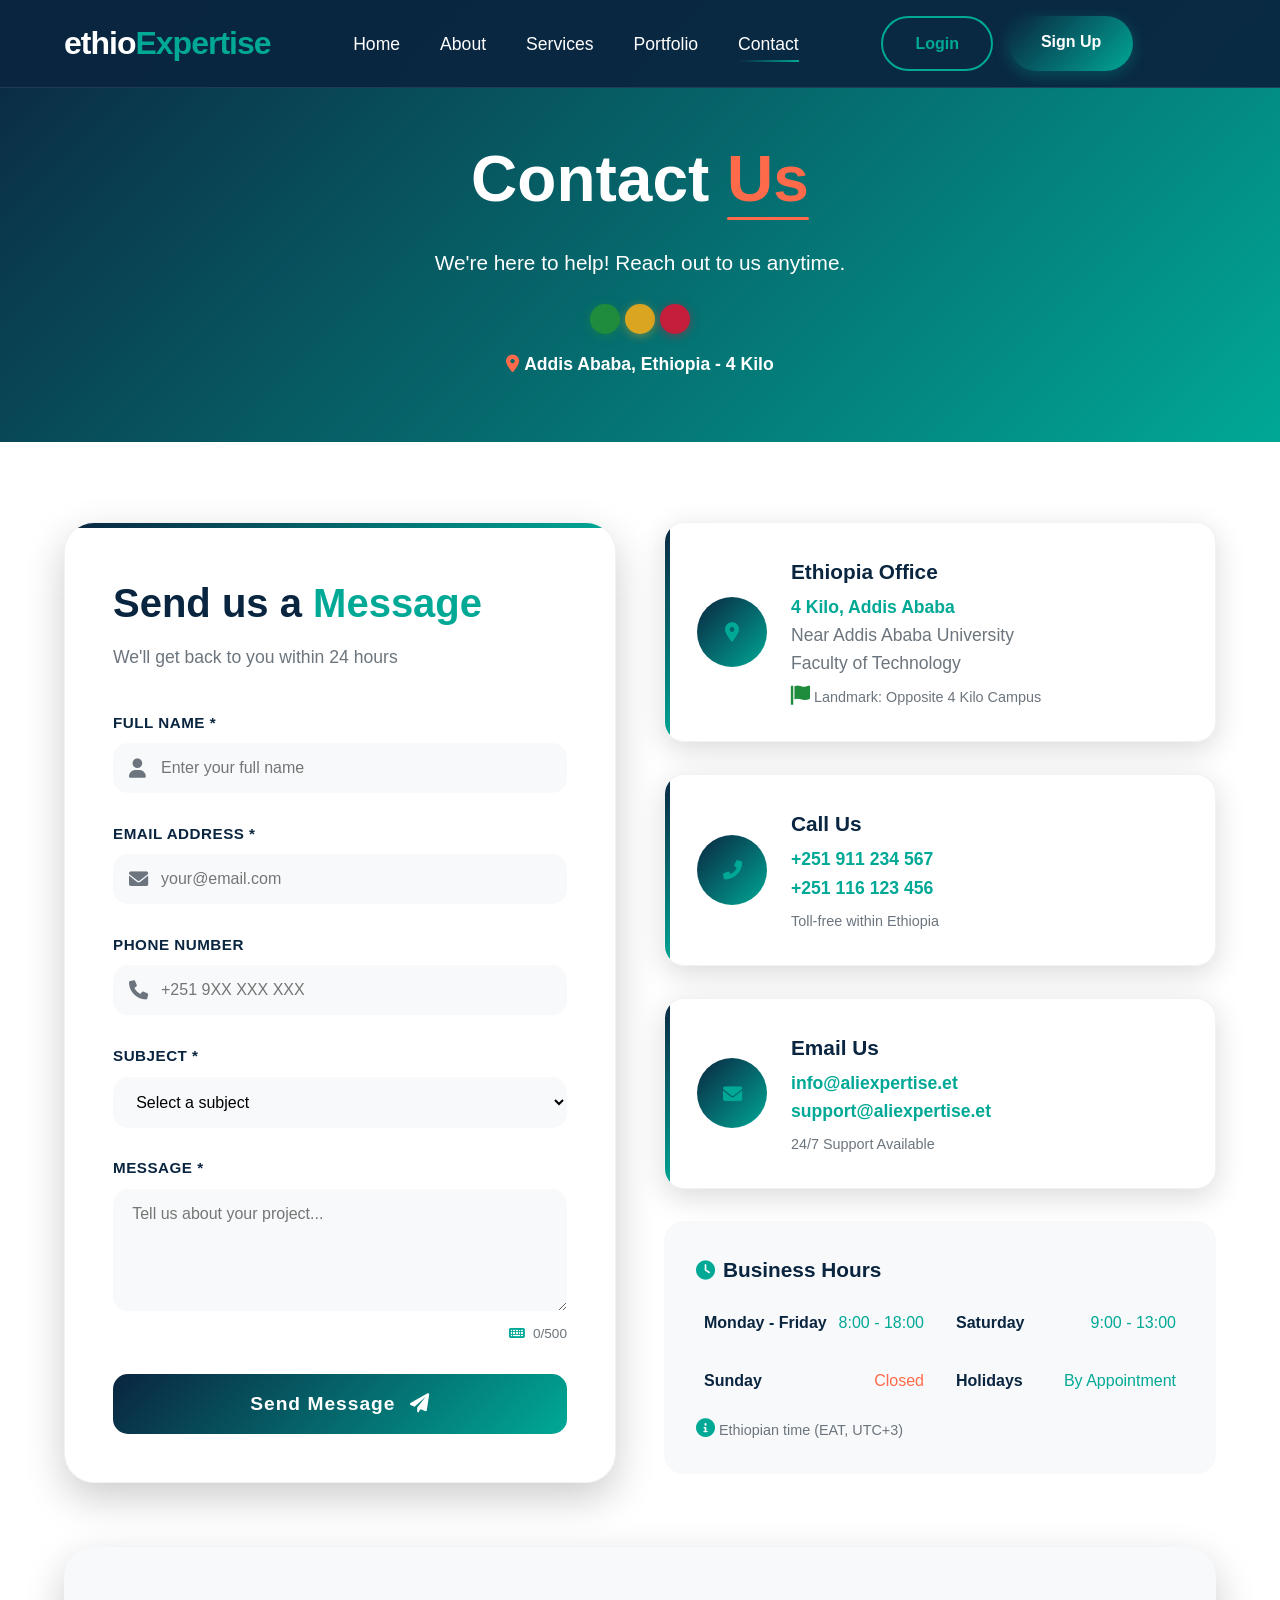
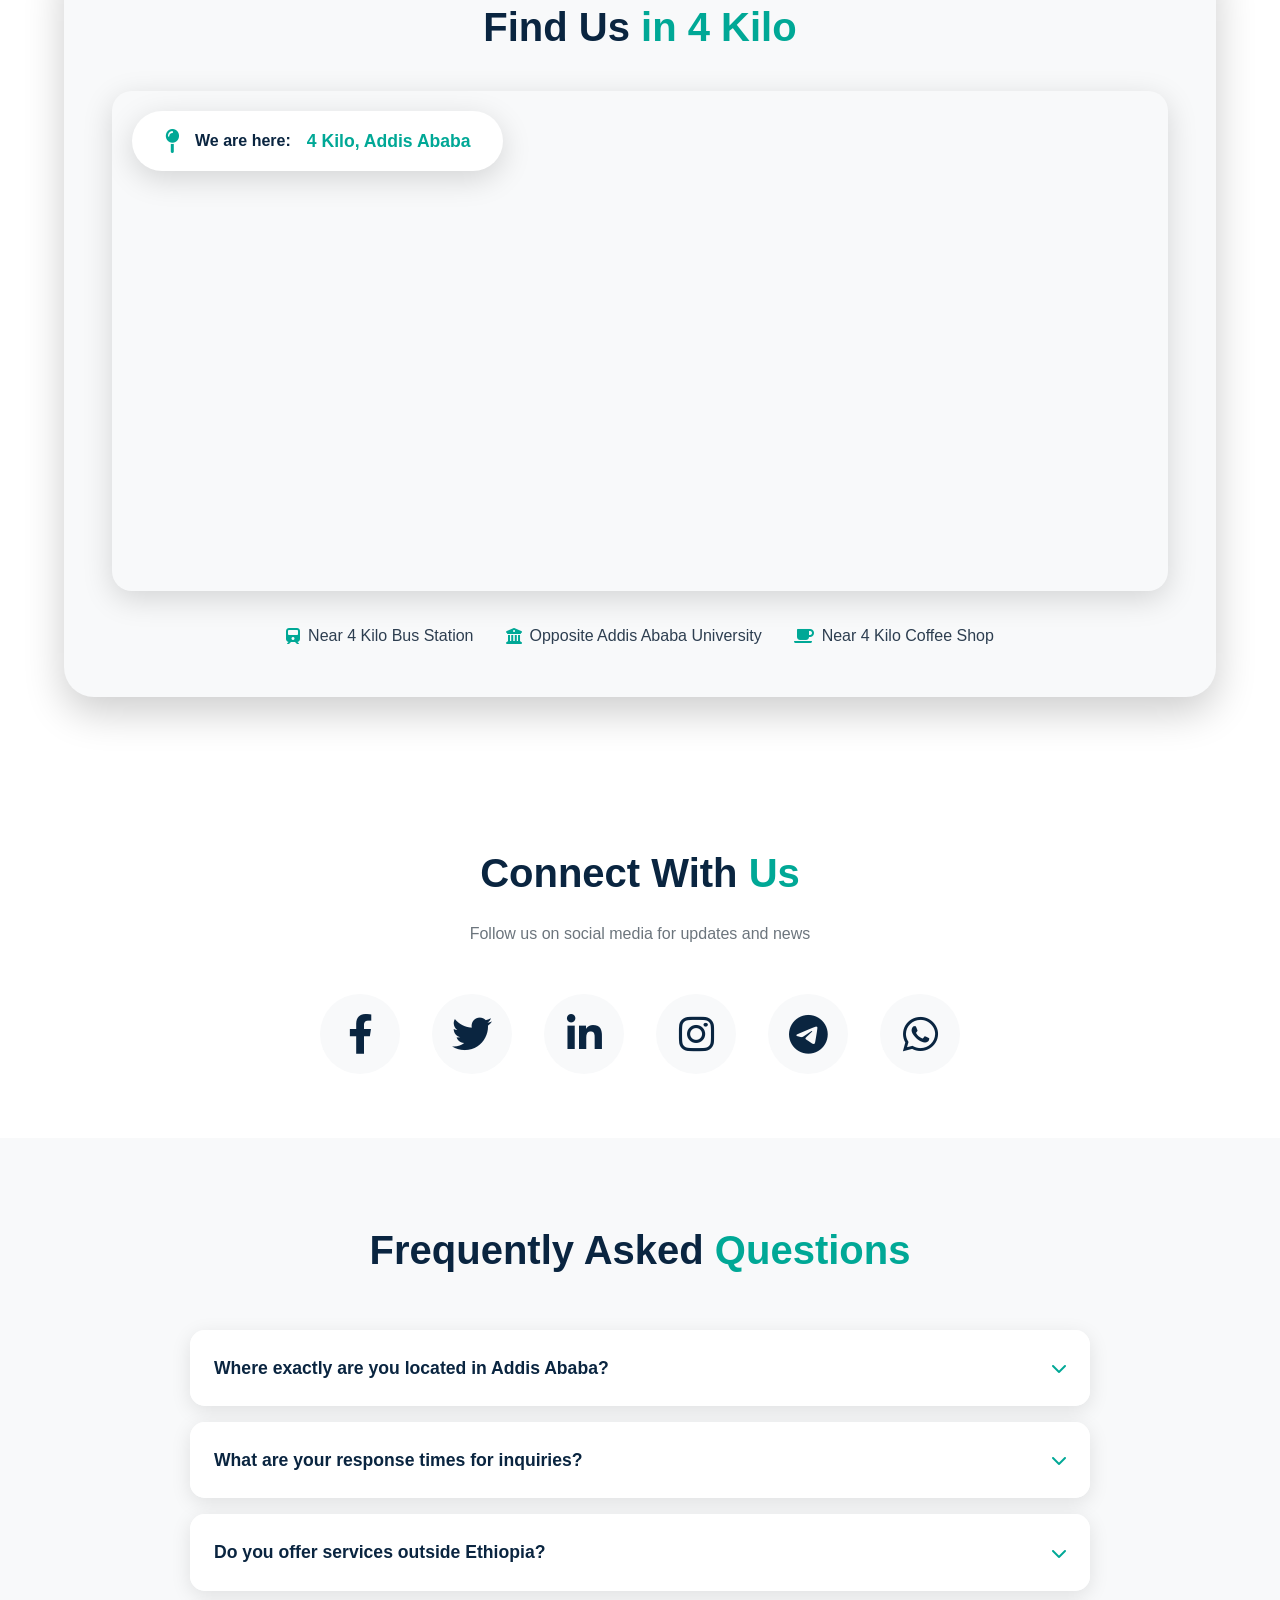
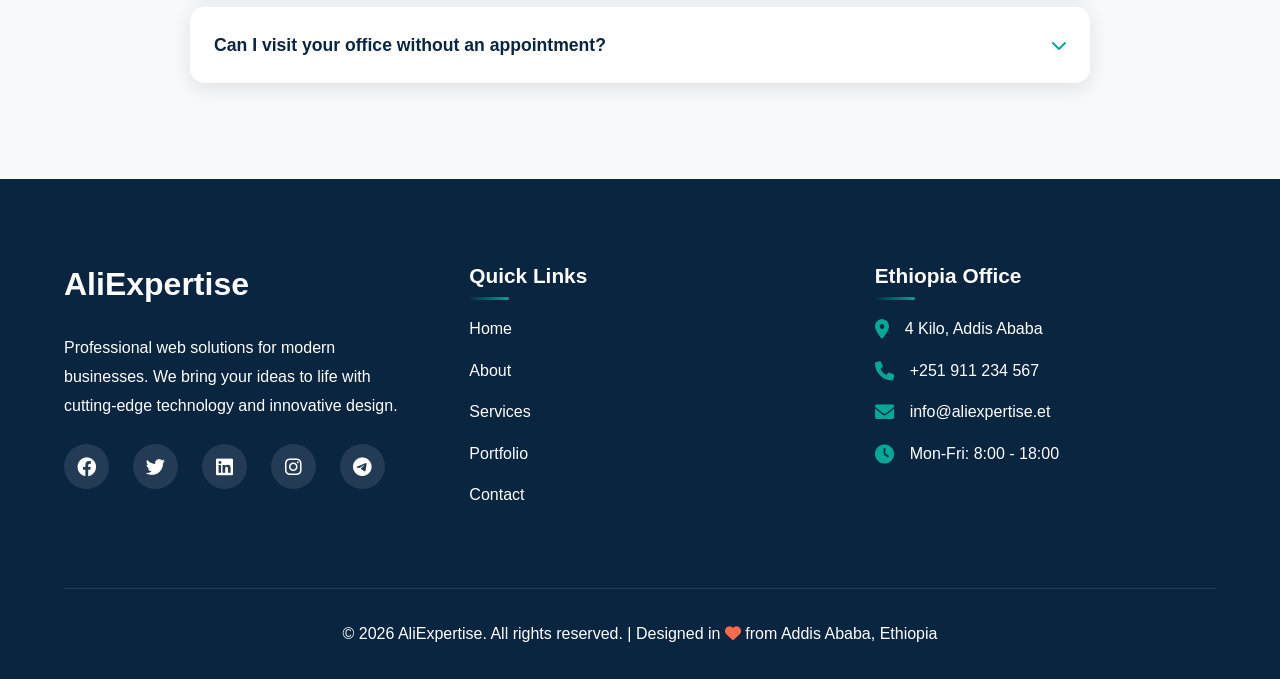
<file: contact.html>
<!DOCTYPE html>
<html lang="en">
<head>
    <meta charset="UTF-8">
    <meta name="viewport" content="width=device-width, initial-scale=1.0">
    <title>Contact Us - ethioExpertise | Addis Ababa, Ethiopia</title>
    <link rel="stylesheet" href="https://cdnjs.cloudflare.com/ajax/libs/font-awesome/6.0.0/css/all.min.css">
    <style>
        /* ===== RESET & VARIABLES ===== */
        * {
            margin: 0;
            padding: 0;
            box-sizing: border-box;
        }

        :root {
            --primary: #0A2540;
            --secondary: #00A896;
            --accent: #FF6B4A;
            --light: #F8F9FA;
            --dark: #2D3E50;
            --white: #FFFFFF;
            --gray: #6C757D;
            --ethiopia-gold: #DAA520;
            --ethiopia-green: #1E8C3C;
            --ethiopia-red: #C41E3A;
            --gradient-1: linear-gradient(135deg, #0A2540 0%, #00A896 100%);
            --gradient-2: linear-gradient(135deg, #FF6B4A 0%, #FF8E53 100%);
            --gradient-ethiopia: linear-gradient(135deg, #1E8C3C 0%, #DAA520 50%, #C41E3A 100%);
            --shadow-sm: 0 5px 20px rgba(0,0,0,0.1);
            --shadow-md: 0 8px 30px rgba(0,0,0,0.15);
            --shadow-lg: 0 15px 40px rgba(0,0,0,0.2);
            --transition: all 0.3s cubic-bezier(0.4, 0, 0.2, 1);
        }

        body {
            font-family: 'Segoe UI', Tahoma, Geneva, Verdana, sans-serif;
            color: var(--dark);
            line-height: 1.6;
            overflow-x: hidden;
            background: var(--light);
        }

        .container {
            width: 90%;
            max-width: 1400px;
            margin: 0 auto;
            position: relative;
        }

        /* ===== CUSTOM SCROLLBAR ===== */
        ::-webkit-scrollbar {
            width: 12px;
        }

        ::-webkit-scrollbar-track {
            background: var(--light);
        }

        ::-webkit-scrollbar-thumb {
            background: var(--gradient-1);
            border-radius: 6px;
        }

        /* ===== NAVIGATION ===== */
        .navbar {
            background: rgba(10, 37, 64, 0.95);
            backdrop-filter: blur(10px);
            padding: 1rem 0;
            position: fixed;
            top: 0;
            left: 0;
            right: 0;
            z-index: 1000;
            transition: var(--transition);
            border-bottom: 1px solid rgba(255,255,255,0.1);
        }

        .navbar.scrolled {
            padding: 0.5rem 0;
            background: rgba(10, 37, 64, 0.98);
            box-shadow: var(--shadow-lg);
        }

        .navbar .container {
            display: flex;
            justify-content: space-between;
            align-items: center;
        }

        .logo a {
            color: var(--white);
            text-decoration: none;
            font-size: 2rem;
            font-weight: 800;
            letter-spacing: -1px;
        }

        .logo span {
            color: var(--secondary);
        }

        .nav-menu {
            display: flex;
            list-style: none;
            gap: 2.5rem;
        }

        .nav-menu a {
            color: var(--white);
            text-decoration: none;
            font-weight: 500;
            font-size: 1.1rem;
            position: relative;
            padding: 0.5rem 0;
            transition: var(--transition);
        }

        .nav-menu a::before {
            content: '';
            position: absolute;
            bottom: 0;
            left: 0;
            width: 100%;
            height: 2px;
            background: var(--gradient-1);
            transform: scaleX(0);
            transform-origin: right;
            transition: transform 0.3s ease;
        }

        .nav-menu a:hover::before,
        .nav-menu a.active::before {
            transform: scaleX(1);
            transform-origin: left;
        }

        .nav-menu a:hover {
            color: var(--secondary);
        }

        .nav-buttons {
            display: flex;
            gap: 1rem;
        }

        .btn {
            display: inline-block;
            padding: 0.8rem 2rem;
            border-radius: 50px;
            text-decoration: none;
            font-weight: 600;
            font-size: 1rem;
            transition: var(--transition);
            cursor: pointer;
            border: none;
            position: relative;
            overflow: hidden;
            z-index: 1;
        }

        .btn::before {
            content: '';
            position: absolute;
            top: 0;
            left: -100%;
            width: 100%;
            height: 100%;
            background: rgba(255,255,255,0.2);
            transition: left 0.3s ease;
            z-index: -1;
        }

        .btn:hover::before {
            left: 0;
        }

        .btn-primary {
            background: var(--gradient-1);
            color: var(--white);
            box-shadow: 0 4px 15px rgba(0,168,150,0.3);
        }

        .btn-primary:hover {
            transform: translateY(-3px);
            box-shadow: 0 8px 25px rgba(0,168,150,0.4);
        }

        .btn-outline {
            border: 2px solid var(--secondary);
            color: var(--secondary);
            background: transparent;
        }

        .btn-outline:hover {
            background: var(--secondary);
            color: var(--white);
            transform: translateY(-3px);
        }

        /* ===== PAGE HEADER ===== */
        .page-header {
            background: var(--gradient-1);
            padding: 8rem 0 4rem;
            text-align: center;
            color: var(--white);
            position: relative;
            overflow: hidden;
        }

        .page-header::before {
            content: '';
            position: absolute;
            top: 0;
            left: 0;
            right: 0;
            bottom: 0;
            background: url('[data-uri]');
            background-size: cover;
            opacity: 0.1;
        }

        .page-header h1 {
            font-size: 4rem;
            font-weight: 800;
            margin-bottom: 1rem;
            animation: fadeInUp 1s ease;
        }

        .page-header h1 span {
            color: var(--accent);
            position: relative;
        }

        .page-header h1 span::after {
            content: '';
            position: absolute;
            bottom: -5px;
            left: 0;
            width: 100%;
            height: 3px;
            background: var(--accent);
            border-radius: 2px;
            animation: expandWidth 1s ease forwards;
        }

        @keyframes expandWidth {
            from { width: 0; }
            to { width: 100%; }
        }

        .page-header p {
            font-size: 1.3rem;
            opacity: 0.9;
            max-width: 700px;
            margin: 0 auto;
            animation: fadeInUp 1s ease 0.2s both;
        }

        .ethiopia-flag {
            display: flex;
            justify-content: center;
            gap: 5px;
            margin-top: 1.5rem;
            animation: fadeInUp 1s ease 0.3s both;
        }

        .flag-stripe {
            width: 30px;
            height: 30px;
            border-radius: 50%;
        }

        .flag-stripe.green {
            background: var(--ethiopia-green);
            box-shadow: 0 2px 10px rgba(30,140,60,0.5);
        }

        .flag-stripe.yellow {
            background: var(--ethiopia-gold);
            box-shadow: 0 2px 10px rgba(218,165,32,0.5);
        }

        .flag-stripe.red {
            background: var(--ethiopia-red);
            box-shadow: 0 2px 10px rgba(196,30,58,0.5);
        }

        /* ===== CONTACT SECTION ===== */
        .contact-section {
            padding: 5rem 0;
            background: var(--white);
            position: relative;
        }

        .contact-grid {
            display: grid;
            grid-template-columns: 1fr 1fr;
            gap: 3rem;
            margin-bottom: 4rem;
        }

        /* ===== CONTACT FORM ===== */
        .contact-form {
            background: var(--white);
            padding: 3rem;
            border-radius: 30px;
            box-shadow: var(--shadow-lg);
            position: relative;
            overflow: hidden;
            border: 1px solid rgba(0,0,0,0.05);
            animation: slideInLeft 1s ease;
        }

        @keyframes slideInLeft {
            from {
                opacity: 0;
                transform: translateX(-50px);
            }
            to {
                opacity: 1;
                transform: translateX(0);
            }
        }

        .contact-form::before {
            content: '';
            position: absolute;
            top: 0;
            left: 0;
            width: 100%;
            height: 5px;
            background: var(--gradient-1);
        }

        .contact-form h2 {
            font-size: 2.5rem;
            margin-bottom: 0.5rem;
            color: var(--primary);
        }

        .contact-form h2 span {
            color: var(--secondary);
        }

        .contact-form > p {
            color: var(--gray);
            margin-bottom: 2.5rem;
            font-size: 1.1rem;
        }

        .form-group {
            margin-bottom: 1.8rem;
            position: relative;
        }

        .form-group label {
            display: block;
            margin-bottom: 0.5rem;
            font-weight: 600;
            color: var(--primary);
            font-size: 0.95rem;
            text-transform: uppercase;
            letter-spacing: 0.5px;
        }

        .form-group input,
        .form-group textarea,
        .form-group select {
            width: 100%;
            padding: 1rem 1.2rem;
            border: 2px solid var(--light-gray);
            border-radius: 15px;
            font-size: 1rem;
            transition: var(--transition);
            background: var(--light);
            font-family: inherit;
        }

        .form-group input:focus,
        .form-group textarea:focus,
        .form-group select:focus {
            outline: none;
            border-color: var(--secondary);
            background: var(--white);
            box-shadow: 0 0 0 5px rgba(0,168,150,0.1);
        }

        .form-group input.error,
        .form-group textarea.error {
            border-color: var(--accent);
        }

        .form-group .error-message {
            color: var(--accent);
            font-size: 0.85rem;
            margin-top: 0.3rem;
            display: block;
        }

        .input-icon {
            position: relative;
        }

        .input-icon i {
            position: absolute;
            left: 1rem;
            top: 50%;
            transform: translateY(-50%);
            color: var(--gray);
            font-size: 1.2rem;
            transition: var(--transition);
        }

        .input-icon input {
            padding-left: 3rem;
        }

        .input-icon input:focus + i {
            color: var(--secondary);
        }

        .character-counter {
            text-align: right;
            font-size: 0.85rem;
            color: var(--gray);
            margin-top: 0.3rem;
        }

        .character-counter i {
            color: var(--secondary);
            margin-right: 0.3rem;
        }

        .submit-btn {
            width: 100%;
            padding: 1.2rem;
            font-size: 1.2rem;
            background: var(--gradient-1);
            color: var(--white);
            border: none;
            border-radius: 15px;
            cursor: pointer;
            transition: var(--transition);
            font-weight: 700;
            letter-spacing: 1px;
            position: relative;
            overflow: hidden;
        }

        .submit-btn::before {
            content: '';
            position: absolute;
            top: 0;
            left: -100%;
            width: 100%;
            height: 100%;
            background: linear-gradient(90deg, transparent, rgba(255,255,255,0.2), transparent);
            transition: left 0.5s ease;
        }

        .submit-btn:hover::before {
            left: 100%;
        }

        .submit-btn:hover {
            transform: translateY(-3px);
            box-shadow: 0 10px 30px rgba(0,168,150,0.4);
        }

        .submit-btn i {
            margin-left: 0.5rem;
            transition: var(--transition);
        }

        .submit-btn:hover i {
            transform: translateX(5px);
        }

        /* ===== CONTACT INFO ===== */
        .contact-info {
            animation: slideInRight 1s ease;
        }

        @keyframes slideInRight {
            from {
                opacity: 0;
                transform: translateX(50px);
            }
            to {
                opacity: 1;
                transform: translateX(0);
            }
        }

        .info-card {
            background: var(--white);
            padding: 2rem;
            border-radius: 20px;
            box-shadow: var(--shadow-md);
            margin-bottom: 2rem;
            display: flex;
            align-items: center;
            gap: 1.5rem;
            transition: var(--transition);
            border: 1px solid rgba(0,0,0,0.05);
            position: relative;
            overflow: hidden;
        }

        .info-card::before {
            content: '';
            position: absolute;
            top: 0;
            left: 0;
            width: 5px;
            height: 100%;
            background: var(--gradient-1);
            transition: var(--transition);
        }

        .info-card:hover {
            transform: translateX(10px) translateY(-5px);
            box-shadow: var(--shadow-lg);
        }

        .info-card:hover::before {
            width: 10px;
        }

        .info-icon {
            width: 70px;
            height: 70px;
            background: var(--gradient-1);
            border-radius: 50%;
            display: flex;
            align-items: center;
            justify-content: center;
            font-size: 2rem;
            color: var(--white);
            transition: var(--transition);
            flex-shrink: 0;
        }

        .info-card:hover .info-icon {
            transform: rotate(360deg);
        }

        .info-content h3 {
            font-size: 1.3rem;
            margin-bottom: 0.3rem;
            color: var(--primary);
        }

        .info-content p {
            color: var(--gray);
            font-size: 1.1rem;
            line-height: 1.6;
        }

        .info-content .highlight {
            color: var(--secondary);
            font-weight: 600;
        }

        .business-hours {
            background: var(--light);
            padding: 2rem;
            border-radius: 20px;
            margin-top: 2rem;
        }

        .business-hours h3 {
            font-size: 1.3rem;
            margin-bottom: 1rem;
            color: var(--primary);
            display: flex;
            align-items: center;
            gap: 0.5rem;
        }

        .business-hours h3 i {
            color: var(--secondary);
        }

        .hours-grid {
            display: grid;
            grid-template-columns: repeat(2, 1fr);
            gap: 1rem;
        }

        .hour-item {
            display: flex;
            justify-content: space-between;
            padding: 0.5rem;
            border-bottom: 1px dashed var(--light-gray);
        }

        .hour-item .day {
            font-weight: 600;
            color: var(--primary);
        }

        .hour-item .time {
            color: var(--secondary);
        }

        .hour-item.closed .time {
            color: var(--accent);
        }

        /* ===== MAP SECTION ===== */
        .map-section {
            margin-top: 3rem;
            padding: 3rem;
            background: var(--light);
            border-radius: 30px;
            box-shadow: var(--shadow-lg);
        }

        .map-section h2 {
            font-size: 2.5rem;
            margin-bottom: 2rem;
            text-align: center;
            color: var(--primary);
        }

        .map-section h2 span {
            color: var(--secondary);
        }

        .map-container {
            border-radius: 20px;
            overflow: hidden;
            box-shadow: var(--shadow-md);
            position: relative;
            height: 500px;
        }

        .map-container iframe {
            width: 100%;
            height: 100%;
            border: 0;
        }

        .map-overlay {
            position: absolute;
            top: 20px;
            left: 20px;
            background: var(--white);
            padding: 1rem 2rem;
            border-radius: 50px;
            box-shadow: var(--shadow-md);
            display: flex;
            align-items: center;
            gap: 1rem;
            z-index: 10;
            animation: pulse 2s infinite;
        }

        @keyframes pulse {
            0%, 100% { transform: scale(1); }
            50% { transform: scale(1.05); }
        }

        .map-overlay i {
            color: var(--secondary);
            font-size: 1.5rem;
        }

        .map-overlay span {
            font-weight: 600;
            color: var(--primary);
        }

        .map-overlay strong {
            color: var(--secondary);
            font-size: 1.1rem;
        }

        /* ===== SOCIAL SECTION ===== */
        .social-section {
            padding: 4rem 0;
            background: var(--white);
            text-align: center;
        }

        .social-section h2 {
            font-size: 2.5rem;
            margin-bottom: 1rem;
            color: var(--primary);
        }

        .social-section h2 span {
            color: var(--secondary);
        }

        .social-grid {
            display: flex;
            justify-content: center;
            gap: 2rem;
            margin-top: 3rem;
            flex-wrap: wrap;
        }

        .social-item {
            width: 80px;
            height: 80px;
            border-radius: 50%;
            background: var(--light);
            display: flex;
            align-items: center;
            justify-content: center;
            font-size: 2.5rem;
            color: var(--primary);
            text-decoration: none;
            transition: var(--transition);
            position: relative;
            overflow: hidden;
        }

        .social-item::before {
            content: '';
            position: absolute;
            top: 0;
            left: 0;
            width: 100%;
            height: 100%;
            background: var(--gradient-1);
            opacity: 0;
            transition: var(--transition);
            z-index: 1;
        }

        .social-item:hover::before {
            opacity: 1;
        }

        .social-item i {
            position: relative;
            z-index: 2;
            transition: var(--transition);
        }

        .social-item:hover {
            transform: translateY(-10px) rotate(360deg);
        }

        .social-item:hover i {
            color: var(--white);
        }

        /* ===== FAQ SECTION ===== */
        .faq-section {
            padding: 5rem 0;
            background: var(--light);
        }

        .faq-section h2 {
            font-size: 2.5rem;
            margin-bottom: 3rem;
            text-align: center;
            color: var(--primary);
        }

        .faq-section h2 span {
            color: var(--secondary);
        }

        .faq-grid {
            max-width: 900px;
            margin: 0 auto;
        }

        .faq-item {
            background: var(--white);
            border-radius: 15px;
            margin-bottom: 1rem;
            box-shadow: var(--shadow-sm);
            overflow: hidden;
            transition: var(--transition);
        }

        .faq-item:hover {
            box-shadow: var(--shadow-md);
        }

        .faq-question {
            padding: 1.5rem;
            display: flex;
            justify-content: space-between;
            align-items: center;
            cursor: pointer;
            transition: var(--transition);
            background: var(--white);
        }

        .faq-question:hover {
            background: var(--light);
        }

        .faq-question h3 {
            margin: 0;
            font-size: 1.1rem;
            color: var(--primary);
        }

        .faq-question i {
            color: var(--secondary);
            transition: var(--transition);
        }

        .faq-item.active .faq-question i {
            transform: rotate(180deg);
        }

        .faq-answer {
            padding: 0 1.5rem;
            max-height: 0;
            overflow: hidden;
            transition: var(--transition);
            color: var(--gray);
        }

        .faq-item.active .faq-answer {
            padding: 1.5rem;
            max-height: 200px;
            border-top: 1px solid var(--light-gray);
        }

        /* ===== SUCCESS MODAL ===== */
        .success-modal {
            display: none;
            position: fixed;
            top: 50%;
            left: 50%;
            transform: translate(-50%, -50%);
            background: var(--white);
            padding: 3rem;
            border-radius: 30px;
            box-shadow: var(--shadow-lg);
            z-index: 2000;
            text-align: center;
            animation: modalPop 0.5s ease;
        }

        @keyframes modalPop {
            from {
                opacity: 0;
                transform: translate(-50%, -50%) scale(0.8);
            }
            to {
                opacity: 1;
                transform: translate(-50%, -50%) scale(1);
            }
        }

        .success-modal i {
            font-size: 5rem;
            color: var(--secondary);
            margin-bottom: 1rem;
        }

        .success-modal h3 {
            font-size: 2rem;
            margin-bottom: 0.5rem;
            color: var(--primary);
        }

        .success-modal p {
            color: var(--gray);
            margin-bottom: 2rem;
        }

        .modal-overlay {
            display: none;
            position: fixed;
            top: 0;
            left: 0;
            right: 0;
            bottom: 0;
            background: rgba(0,0,0,0.7);
            z-index: 1999;
            backdrop-filter: blur(5px);
        }

        /* ===== FOOTER ===== */
        footer {
            background: var(--primary);
            color: var(--white);
            padding: 5rem 0 2rem;
            position: relative;
        }

        .footer-content {
            display: grid;
            grid-template-columns: repeat(auto-fit, minmax(250px, 1fr));
            gap: 4rem;
            margin-bottom: 4rem;
        }

        .footer-section h3 {
            font-size: 2rem;
            margin-bottom: 1.5rem;
        }

        .footer-section h4 {
            font-size: 1.3rem;
            margin-bottom: 1.5rem;
            position: relative;
            display: inline-block;
        }

        .footer-section h4::after {
            content: '';
            position: absolute;
            bottom: -8px;
            left: 0;
            width: 40px;
            height: 3px;
            background: var(--gradient-1);
            border-radius: 2px;
        }

        .footer-section p {
            color: var(--light-gray);
            line-height: 1.8;
            margin-bottom: 1.5rem;
        }

        .social-links {
            display: flex;
            gap: 1.5rem;
        }

        .social-links a {
            width: 45px;
            height: 45px;
            background: rgba(255,255,255,0.1);
            border-radius: 50%;
            display: flex;
            align-items: center;
            justify-content: center;
            color: var(--white);
            font-size: 1.2rem;
            transition: var(--transition);
            text-decoration: none;
        }

        .social-links a:hover {
            background: var(--secondary);
            transform: translateY(-5px) rotate(360deg);
        }

        .footer-section ul {
            list-style: none;
        }

        .footer-section ul li {
            margin-bottom: 1rem;
        }

        .footer-section ul a {
            color: var(--light-gray);
            text-decoration: none;
            transition: var(--transition);
            display: inline-block;
        }

        .footer-section ul a:hover {
            color: var(--secondary);
            transform: translateX(5px);
        }

        .contact-info li {
            display: flex;
            align-items: center;
            gap: 1rem;
            color: var(--light-gray);
            margin-bottom: 1rem;
        }

        .contact-info i {
            color: var(--secondary);
            font-size: 1.2rem;
        }

        .footer-bottom {
            text-align: center;
            padding-top: 2rem;
            border-top: 1px solid rgba(255,255,255,0.1);
            color: var(--light-gray);
        }

        .footer-bottom i {
            color: var(--accent);
        }

        /* ===== RESPONSIVE ===== */
        @media (max-width: 992px) {
            .contact-grid {
                grid-template-columns: 1fr;
            }

            .page-header h1 {
                font-size: 3rem;
            }

            .map-container {
                height: 400px;
            }
        }

        @media (max-width: 768px) {
            .nav-menu,
            .nav-buttons {
                display: none;
            }

            .hamburger {
                display: flex;
            }

            .page-header h1 {
                font-size: 2.5rem;
            }

            .contact-form {
                padding: 2rem;
            }

            .info-card {
                flex-direction: column;
                text-align: center;
            }

            .hours-grid {
                grid-template-columns: 1fr;
            }

            .map-container {
                height: 300px;
            }

            .map-overlay {
                position: relative;
                top: 0;
                left: 0;
                margin-bottom: 1rem;
                border-radius: 15px;
            }

            .social-grid {
                gap: 1rem;
            }

            .social-item {
                width: 60px;
                height: 60px;
                font-size: 2rem;
            }
        }

        /* ===== ANIMATIONS ===== */
        @keyframes fadeInUp {
            from {
                opacity: 0;
                transform: translateY(30px);
            }
            to {
                opacity: 1;
                transform: translateY(0);
            }
        }
    </style>
</head>
<body>
    <!-- Navigation -->
    <nav class="navbar" id="navbar">
        <div class="container">
            <div class="logo">
                <a href="index.html">ethio<span>Expertise</span></a>
            </div>
            <ul class="nav-menu" id="navMenu">
                <li><a href="index.html">Home</a></li>
                <li><a href="about.html">About</a></li>
                <li><a href="services.html">Services</a></li>
                <li><a href="portfolio.html">Portfolio</a></li>
                <li><a href="contact.html" class="active">Contact</a></li>
            </ul>
            <div class="nav-buttons">
                <a href="login.html" class="btn btn-outline">Login</a>
                <a href="login.html#signup" class="btn btn-primary">Sign Up</a>
            </div>
            <div class="hamburger" id="hamburger">
                <span></span>
                <span></span>
                <span></span>
            </div>
        </div>
    </nav>

    <!-- Page Header with Ethiopia Flag -->
    <section class="page-header">
        <div class="container">
            <h1>Contact <span>Us</span></h1>
            <p>We're here to help! Reach out to us anytime.</p>
            <div class="ethiopia-flag">
                <div class="flag-stripe green" title="Ethiopia - Green"></div>
                <div class="flag-stripe yellow" title="Ethiopia - Yellow"></div>
                <div class="flag-stripe red" title="Ethiopia - Red"></div>
            </div>
            <p style="font-size: 1.1rem; margin-top: 1rem;">
                <i class="fas fa-map-marker-alt" style="color: var(--accent);"></i> 
                <strong>Addis Ababa, Ethiopia - 4 Kilo</strong>
            </p>
        </div>
    </section>

    <!-- Contact Section -->
    <section class="contact-section">
        <div class="container">
            <div class="contact-grid">
                <!-- Contact Form -->
                <div class="contact-form">
                    <h2>Send us a <span>Message</span></h2>
                    <p>We'll get back to you within 24 hours</p>
                    
                    <form id="contactForm" onsubmit="handleSubmit(event)">
                        <div class="form-group">
                            <label for="name">Full Name *</label>
                            <div class="input-icon">
                                <i class="fas fa-user"></i>
                                <input type="text" id="name" name="name" placeholder="Enter your full name" required>
                            </div>
                            <small class="error-message" id="nameError"></small>
                        </div>

                        <div class="form-group">
                            <label for="email">Email Address *</label>
                            <div class="input-icon">
                                <i class="fas fa-envelope"></i>
                                <input type="email" id="email" name="email" placeholder="your@email.com" required>
                            </div>
                            <small class="error-message" id="emailError"></small>
                        </div>

                        <div class="form-group">
                            <label for="phone">Phone Number</label>
                            <div class="input-icon">
                                <i class="fas fa-phone"></i>
                                <input type="tel" id="phone" name="phone" placeholder="+251 9XX XXX XXX">
                            </div>
                        </div>

                        <div class="form-group">
                            <label for="subject">Subject *</label>
                            <select id="subject" name="subject" required>
                                <option value="">Select a subject</option>
                                <option value="general">General Inquiry</option>
                                <option value="project">Project Discussion</option>
                                <option value="support">Technical Support</option>
                                <option value="partnership">Partnership Opportunity</option>
                                <option value="other">Other</option>
                            </select>
                        </div>

                        <div class="form-group">
                            <label for="message">Message *</label>
                            <textarea id="message" name="message" rows="5" placeholder="Tell us about your project..." onkeyup="countChars()" required></textarea>
                            <div class="character-counter">
                                <i class="fas fa-keyboard"></i>
                                <span id="charCount">0/500</span>
                            </div>
                            <small class="error-message" id="messageError"></small>
                        </div>

                        <button type="submit" class="submit-btn">
                            Send Message <i class="fas fa-paper-plane"></i>
                        </button>
                    </form>
                </div>

                <!-- Contact Information -->
                <div class="contact-info">
                    <!-- Ethiopia Office -->
                    <div class="info-card">
                        <div class="info-icon">
                            <i class="fas fa-map-marker-alt"></i>
                        </div>
                        <div class="info-content">
                            <h3>Ethiopia Office</h3>
                            <p><span class="highlight">4 Kilo, Addis Ababa</span></p>
                            <p>Near Addis Ababa University<br>Faculty of Technology</p>
                            <p style="margin-top: 0.5rem; font-size: 0.9rem; color: var(--gray);">
                                <i class="fas fa-flag" style="color: var(--ethiopia-green);"></i> 
                                Landmark: Opposite 4 Kilo Campus
                            </p>
                        </div>
                    </div>

                    <!-- Phone -->
                    <div class="info-card">
                        <div class="info-icon">
                            <i class="fas fa-phone-alt"></i>
                        </div>
                        <div class="info-content">
                            <h3>Call Us</h3>
                            <p><span class="highlight">+251 911 234 567</span></p>
                            <p><span class="highlight">+251 116 123 456</span></p>
                            <p style="margin-top: 0.5rem; font-size: 0.9rem;">Toll-free within Ethiopia</p>
                        </div>
                    </div>

                    <!-- Email -->
                    <div class="info-card">
                        <div class="info-icon">
                            <i class="fas fa-envelope"></i>
                        </div>
                        <div class="info-content">
                            <h3>Email Us</h3>
                            <p><span class="highlight">info@aliexpertise.et</span></p>
                            <p><span class="highlight">support@aliexpertise.et</span></p>
                            <p style="margin-top: 0.5rem; font-size: 0.9rem;">24/7 Support Available</p>
                        </div>
                    </div>

                    <!-- Business Hours -->
                    <div class="business-hours">
                        <h3><i class="fas fa-clock"></i> Business Hours</h3>
                        <div class="hours-grid">
                            <div class="hour-item">
                                <span class="day">Monday - Friday</span>
                                <span class="time">8:00 - 18:00</span>
                            </div>
                            <div class="hour-item">
                                <span class="day">Saturday</span>
                                <span class="time">9:00 - 13:00</span>
                            </div>
                            <div class="hour-item closed">
                                <span class="day">Sunday</span>
                                <span class="time">Closed</span>
                            </div>
                            <div class="hour-item">
                                <span class="day">Holidays</span>
                                <span class="time">By Appointment</span>
                            </div>
                        </div>
                        <p style="margin-top: 1rem; font-size: 0.9rem; color: var(--gray);">
                            <i class="fas fa-info-circle" style="color: var(--secondary);"></i>
                            Ethiopian time (EAT, UTC+3)
                        </p>
                    </div>
                </div>
            </div>

            <!-- Map Section - 4 Kilo, Addis Ababa -->
            <div class="map-section">
                <h2>Find Us <span>in 4 Kilo</span></h2>
                <div class="map-container">
                    <!-- Map Overlay with Address -->
                    <div class="map-overlay">
                        <i class="fas fa-map-pin"></i>
                        <span>We are here:</span>
                        <strong>4 Kilo, Addis Ababa</strong>
                    </div>
                    
                    <!-- Google Maps Embed - 4 Kilo, Addis Ababa -->
                    <iframe 
                        src="https://www.google.com/maps/embed?pb=!1m18!1m12!1m3!1d3940.735328769814!2d38.763314!3d9.046111!2m3!1f0!2f0!3f0!3m2!1i1024!2i768!4f13.1!3m3!1m2!1s0x164b8f5d8c3f3d8d%3A0x3c3b5b5b5b5b5b5b!2s4%20Kilo%2C%20Addis%20Ababa!5e0!3m2!1sen!2set!4v1620000000000!5m2!1sen!2set" 
                        allowfullscreen="" 
                        loading="lazy">
                    </iframe>
                </div>
                
                <!-- Additional Location Info -->
                <div style="display: flex; justify-content: center; gap: 2rem; margin-top: 2rem; flex-wrap: wrap;">
                    <div style="display: flex; align-items: center; gap: 0.5rem;">
                        <i class="fas fa-train" style="color: var(--secondary);"></i>
                        <span>Near 4 Kilo Bus Station</span>
                    </div>
                    <div style="display: flex; align-items: center; gap: 0.5rem;">
                        <i class="fas fa-university" style="color: var(--secondary);"></i>
                        <span>Opposite Addis Ababa University</span>
                    </div>
                    <div style="display: flex; align-items: center; gap: 0.5rem;">
                        <i class="fas fa-coffee" style="color: var(--secondary);"></i>
                        <span>Near 4 Kilo Coffee Shop</span>
                    </div>
                </div>
            </div>
        </div>
    </section>

    <!-- Social Media Section -->
    <section class="social-section">
        <div class="container">
            <h2>Connect With <span>Us</span></h2>
            <p style="color: var(--gray); margin-bottom: 2rem;">Follow us on social media for updates and news</p>
            <div class="social-grid">
                <a href="#" class="social-item"><i class="fab fa-facebook-f"></i></a>
                <a href="#" class="social-item"><i class="fab fa-twitter"></i></a>
                <a href="#" class="social-item"><i class="fab fa-linkedin-in"></i></a>
                <a href="#" class="social-item"><i class="fab fa-instagram"></i></a>
                <a href="#" class="social-item"><i class="fab fa-telegram-plane"></i></a>
                <a href="#" class="social-item"><i class="fab fa-whatsapp"></i></a>
            </div>
        </div>
    </section>

    <!-- FAQ Section -->
    <section class="faq-section">
        <div class="container">
            <h2>Frequently Asked <span>Questions</span></h2>
            <div class="faq-grid">
                <div class="faq-item">
                    <div class="faq-question" onclick="toggleFAQ(this)">
                        <h3>Where exactly are you located in Addis Ababa?</h3>
                        <i class="fas fa-chevron-down"></i>
                    </div>
                    <div class="faq-answer">
                        <p>We are located in 4 Kilo, Addis Ababa, directly opposite the Addis Ababa University Faculty of Technology. Our office is easily accessible by public transport and there's parking available for clients.</p>
                    </div>
                </div>
                <div class="faq-item">
                    <div class="faq-question" onclick="toggleFAQ(this)">
                        <h3>What are your response times for inquiries?</h3>
                        <i class="fas fa-chevron-down"></i>
                    </div>
                    <div class="faq-answer">
                        <p>We typically respond to all inquiries within 2-4 hours during business hours. For urgent matters, please call our phone number directly.</p>
                    </div>
                </div>
                <div class="faq-item">
                    <div class="faq-question" onclick="toggleFAQ(this)">
                        <h3>Do you offer services outside Ethiopia?</h3>
                        <i class="fas fa-chevron-down"></i>
                    </div>
                    <div class="faq-answer">
                        <p>Yes! While our physical office is in Addis Ababa, we serve clients globally through remote consultations and project delivery. We have clients in the US, Europe, and across Africa.</p>
                    </div>
                </div>
                <div class="faq-item">
                    <div class="faq-question" onclick="toggleFAQ(this)">
                        <h3>Can I visit your office without an appointment?</h3>
                        <i class="fas fa-chevron-down"></i>
                    </div>
                    <div class="faq-answer">
                        <p>While walk-ins are welcome, we recommend scheduling an appointment to ensure the right team member is available to assist you. You can call us or use the contact form to set up a meeting.</p>
                    </div>
                </div>
            </div>
        </div>
    </section>

    <!-- Success Modal -->
    <div class="modal-overlay" id="modalOverlay"></div>
    <div class="success-modal" id="successModal">
        <i class="fas fa-check-circle"></i>
        <h3>Message Sent!</h3>
        <p>Thank you for contacting us. We'll get back to you within 24 hours.</p>
        <button class="btn btn-primary" onclick="closeModal()">Close</button>
    </div>

    <!-- Footer -->
    <footer>
        <div class="container">
            <div class="footer-content">
                <div class="footer-section">
                    <h3>AliExpertise</h3>
                    <p>Professional web solutions for modern businesses. We bring your ideas to life with cutting-edge technology and innovative design.</p>
                    <div class="social-links">
                        <a href="#"><i class="fab fa-facebook"></i></a>
                        <a href="#"><i class="fab fa-twitter"></i></a>
                        <a href="#"><i class="fab fa-linkedin"></i></a>
                        <a href="#"><i class="fab fa-instagram"></i></a>
                        <a href="#"><i class="fab fa-telegram"></i></a>
                    </div>
                </div>
                <div class="footer-section">
                    <h4>Quick Links</h4>
                    <ul>
                        <li><a href="index.html">Home</a></li>
                        <li><a href="about.html">About</a></li>
                        <li><a href="services.html">Services</a></li>
                        <li><a href="portfolio.html">Portfolio</a></li>
                        <li><a href="contact.html">Contact</a></li>
                    </ul>
                </div>
                <div class="footer-section">
                    <h4>Ethiopia Office</h4>
                    <ul class="contact-info">
                        <li><i class="fas fa-map-marker-alt"></i> 4 Kilo, Addis Ababa</li>
                        <li><i class="fas fa-phone"></i> +251 911 234 567</li>
                        <li><i class="fas fa-envelope"></i> info@aliexpertise.et</li>
                        <li><i class="fas fa-clock"></i> Mon-Fri: 8:00 - 18:00</li>
                    </ul>
                </div>
            </div>
            <div class="footer-bottom">
                <p>&copy; 2026 AliExpertise. All rights reserved. | Designed in <i class="fas fa-heart" style="color: #FF6B4A;"></i> from Addis Ababa, Ethiopia</p>
            </div>
        </div>
    </footer>

    <script>
        // Mobile Menu Toggle
        const hamburger = document.getElementById('hamburger');
        const navMenu = document.getElementById('navMenu');

        hamburger.addEventListener('click', () => {
            hamburger.classList.toggle('active');
            navMenu.classList.toggle('active');
        });

        // Navbar scroll effect
        window.addEventListener('scroll', () => {
            const navbar = document.getElementById('navbar');
            if (window.scrollY > 50) {
                navbar.classList.add('scrolled');
            } else {
                navbar.classList.remove('scrolled');
            }
        });

        // Character Counter
        function countChars() {
            const message = document.getElementById('message');
            const count = message.value.length;
            const charCount = document.getElementById('charCount');
            charCount.textContent = count + '/500';
            
            if (count > 500) {
                message.value = message.value.substring(0, 500);
                charCount.textContent = '500/500';
            }
        }

        // Form Validation and Submission
        function validateEmail(email) {
            return email.match(/^[^\s@]+@[^\s@]+\.[^\s@]+$/);
        }

        function handleSubmit(event) {
            event.preventDefault();
            
            const name = document.getElementById('name').value;
            const email = document.getElementById('email').value;
            const subject = document.getElementById('subject').value;
            const message = document.getElementById('message').value;
            
            let isValid = true;
            
            // Reset errors
            document.getElementById('nameError').textContent = '';
            document.getElementById('emailError').textContent = '';
            document.getElementById('messageError').textContent = '';
            
            // Validate name
            if (name.trim().length < 2) {
                document.getElementById('nameError').textContent = 'Please enter your full name';
                document.getElementById('name').classList.add('error');
                isValid = false;
            } else {
                document.getElementById('name').classList.remove('error');
            }
            
            // Validate email
            if (!validateEmail(email)) {
                document.getElementById('emailError').textContent = 'Please enter a valid email address';
                document.getElementById('email').classList.add('error');
                isValid = false;
            } else {
                document.getElementById('email').classList.remove('error');
            }
            
            // Validate subject
            if (!subject) {
                alert('Please select a subject');
                isValid = false;
            }
            
            // Validate message
            if (message.trim().length < 10) {
                document.getElementById('messageError').textContent = 'Message must be at least 10 characters';
                document.getElementById('message').classList.add('error');
                isValid = false;
            } else {
                document.getElementById('message').classList.remove('error');
            }
            
            if (isValid) {
                // Show success modal
                document.getElementById('modalOverlay').style.display = 'block';
                document.getElementById('successModal').style.display = 'block';
                
                // Reset form
                document.getElementById('contactForm').reset();
                document.getElementById('charCount').textContent = '0/500';
            }
            
            return false;
        }

        function closeModal() {
            document.getElementById('modalOverlay').style.display = 'none';
            document.getElementById('successModal').style.display = 'none';
        }

        // Close modal when clicking overlay
        document.getElementById('modalOverlay').addEventListener('click', closeModal);

        // FAQ Toggle
        function toggleFAQ(element) {
            const faqItem = element.parentElement;
            faqItem.classList.toggle('active');
        }

        // Smooth scroll for anchor links
        document.querySelectorAll('a[href^="#"]').forEach(anchor => {
            anchor.addEventListener('click', function (e) {
                e.preventDefault();
                const target = document.querySelector(this.getAttribute('href'));
                if (target) {
                    target.scrollIntoView({
                        behavior: 'smooth',
                        block: 'start'
                    });
                }
            });
        });

        // Close mobile menu when clicking a link
        document.querySelectorAll('.nav-menu a').forEach(link => {
            link.addEventListener('click', () => {
                hamburger.classList.remove('active');
                navMenu.classList.remove('active');
            });
        });
    </script>
</body>
</html>
</file>
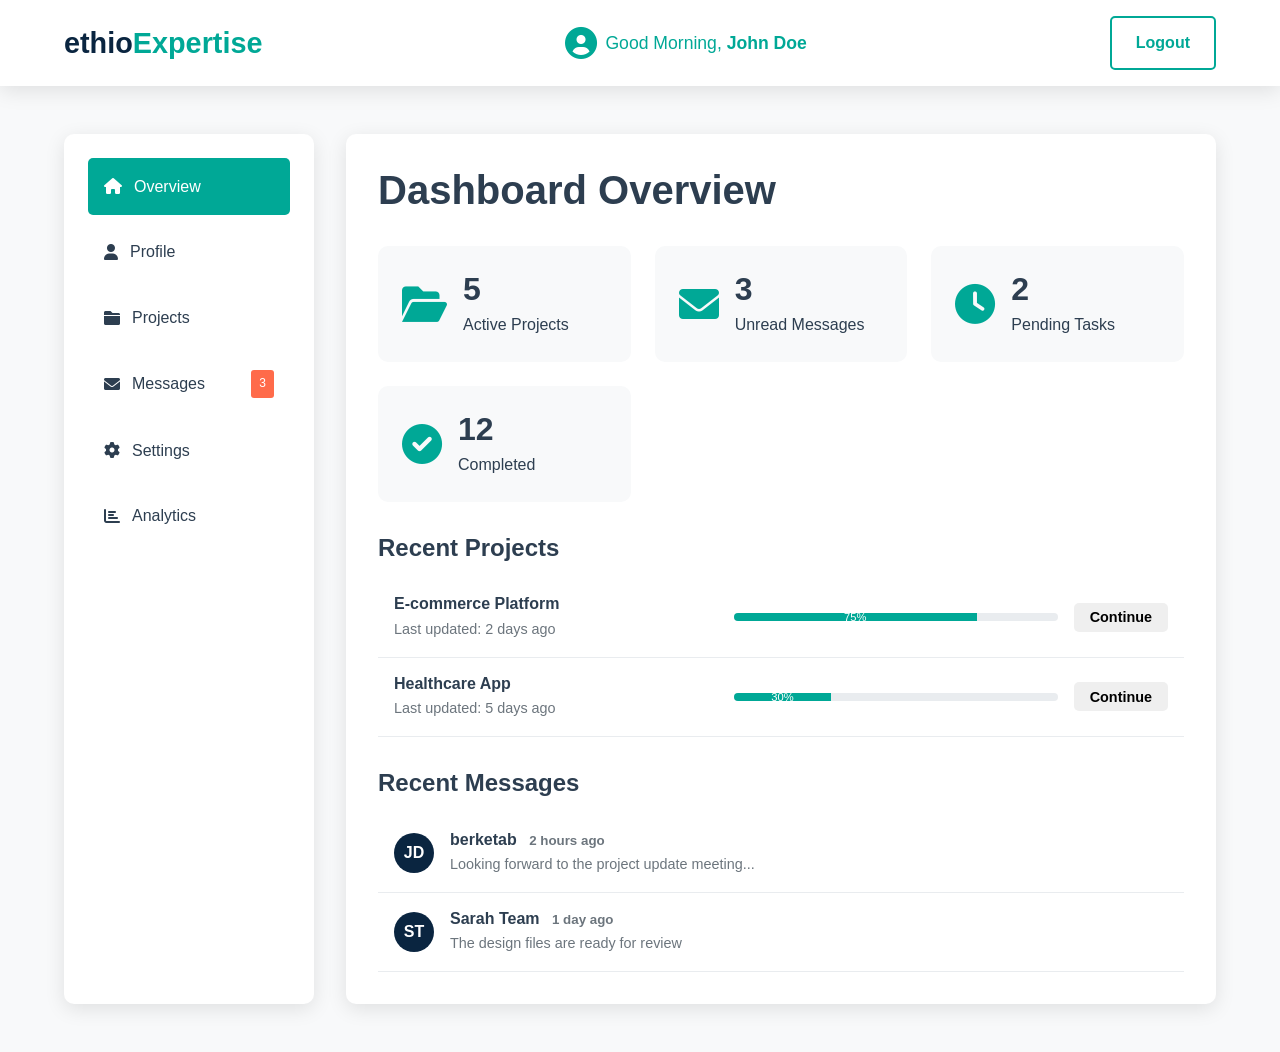
<file: dashboard.html>
<!DOCTYPE html>
<html lang="en">
<head>
    <meta charset="UTF-8">
    <meta name="viewport" content="width=device-width, initial-scale=1.0">
    <title>Dashboard - ethioExpertise</title>
    <link rel="stylesheet" href="css/style.css">
    <link rel="stylesheet" href="https://cdnjs.cloudflare.com/ajax/libs/font-awesome/6.0.0/css/all.min.css">
</head>
<body>
    <!-- Dashboard Navigation -->
    <nav class="navbar dashboard-nav">
        <div class="container">
            <div class="logo">
                <a href="index.html">ethio<span>Expertise</span></a>
            </div>
            <div class="welcome-user">
                <i class="fas fa-user-circle"></i>
                <span>Welcome, <strong id="displayName">berketa</strong></span>
            </div>
            <div class="nav-buttons">
                <a href="login.html" class="btn btn-outline" onclick="logout()">Logout</a>
            </div>
        </div>
    </nav>

    <!-- Dashboard Section -->
    <section class="dashboard">
        <div class="container">
            <div class="dashboard-grid">
                <!-- Sidebar -->
                <div class="dashboard-sidebar">
                    <ul>
                        <li class="active" onclick="switchDashboardTab('overview')"><i class="fas fa-home"></i> Overview</li>
                        <li onclick="switchDashboardTab('profile')"><i class="fas fa-user"></i> Profile</li>
                        <li onclick="switchDashboardTab('projects')"><i class="fas fa-folder"></i> Projects</li>
                        <li onclick="switchDashboardTab('messages')"><i class="fas fa-envelope"></i> Messages <span class="badge">3</span></li>
                        <li onclick="switchDashboardTab('settings')"><i class="fas fa-cog"></i> Settings</li>
                        <li onclick="switchDashboardTab('analytics')"><i class="fas fa-chart-bar"></i> Analytics</li>
                    </ul>
                </div>

                <!-- Main Content -->
                <div class="dashboard-main">
                    <!-- Overview Tab -->
                    <div id="overview-tab" class="dashboard-tab active">
                        <h2>Dashboard Overview</h2>
                        
                        <div class="stats-cards">
                            <div class="stat-card">
                                <i class="fas fa-folder-open"></i>
                                <div>
                                    <h3>5</h3>
                                    <p>Active Projects</p>
                                </div>
                            </div>
                            <div class="stat-card">
                                <i class="fas fa-envelope"></i>
                                <div>
                                    <h3>3</h3>
                                    <p>Unread Messages</p>
                                </div>
                            </div>
                            <div class="stat-card">
                                <i class="fas fa-clock"></i>
                                <div>
                                    <h3>2</h3>
                                    <p>Pending Tasks</p>
                                </div>
                            </div>
                            <div class="stat-card">
                                <i class="fas fa-check-circle"></i>
                                <div>
                                    <h3>12</h3>
                                    <p>Completed</p>
                                </div>
                            </div>
                        </div>

                        <div class="recent-projects">
                            <h3>Recent Projects</h3>
                            <div class="project-item">
                                <div class="project-info">
                                    <h4>E-commerce Platform</h4>
                                    <p>Last updated: 2 days ago</p>
                                </div>
                                <div class="progress">
                                    <div class="progress-bar" style="width: 75%">75%</div>
                                </div>
                                <button class="btn btn-small">Continue</button>
                            </div>
                            <div class="project-item">
                                <div class="project-info">
                                    <h4>Healthcare App</h4>
                                    <p>Last updated: 5 days ago</p>
                                </div>
                                <div class="progress">
                                    <div class="progress-bar" style="width: 30%">30%</div>
                                </div>
                                <button class="btn btn-small">Continue</button>
                            </div>
                        </div>

                        <div class="recent-messages">
                            <h3>Recent Messages</h3>
                            <div class="message-item">
                                <div class="message-avatar">JD</div>
                                <div class="message-content">
                                    <h4>berketab <small>2 hours ago</small></h4>
                                    <p>Looking forward to the project update meeting...</p>
                                </div>
                            </div>
                            <div class="message-item">
                                <div class="message-avatar">ST</div>
                                <div class="message-content">
                                    <h4>Sarah Team <small>1 day ago</small></h4>
                                    <p>The design files are ready for review</p>
                                </div>
                            </div>
                        </div>
                    </div>

                    <!-- Profile Tab -->
                    <div id="profile-tab" class="dashboard-tab">
                        <h2>My Profile</h2>
                        <div class="profile-form">
                            <div class="form-group">
                                <label>Full Name</label>
                                <input type="text" value="John Doe" readonly>
                            </div>
                            <div class="form-group">
                                <label>Email</label>
                                <input type="email" value="john.doe@example.com" readonly>
                            </div>
                            <div class="form-group">
                                <label>Company</label>
                                <input type="text" value="TechStart Inc.">
                            </div>
                            <div class="form-group">
                                <label>Phone</label>
                                <input type="tel" value="+251 934 567 89">
                            </div>
                            <button class="btn btn-primary">Update Profile</button>
                        </div>
                    </div>
                </div>
            </div>
        </div>
    </section>

    <script src="js/main.js"></script>
</body>
</html>
</file>
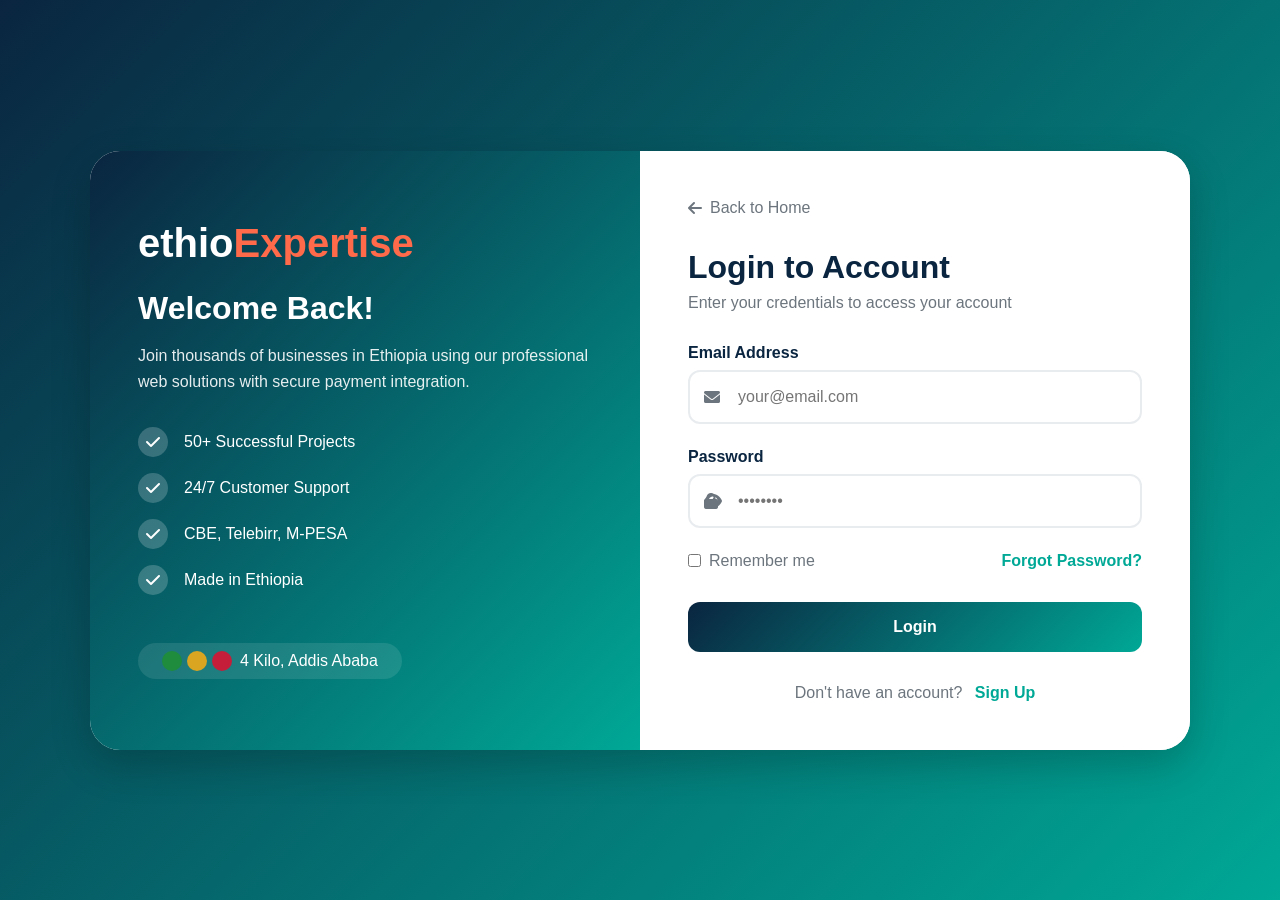
<file: login.html>
<!DOCTYPE html>
<html lang="en">
<head>
    <meta charset="UTF-8">
    <meta name="viewport" content="width=device-width, initial-scale=1.0">
    <title>ethioExpertise - Login | Addis Ababa</title>
    <link rel="stylesheet" href="https://cdnjs.cloudflare.com/ajax/libs/font-awesome/6.0.0/css/all.min.css">
    <style>
        /* ===== RESET & VARIABLES ===== */
        * {
            margin: 0;
            padding: 0;
            box-sizing: border-box;
        }

        :root {
            --primary: #0A2540;
            --secondary: #00A896;
            --accent: #FF6B4A;
            --light: #F8F9FA;
            --dark: #2D3E50;
            --white: #FFFFFF;
            --gray: #6C757D;
            --ethiopia-gold: #DAA520;
            --ethiopia-green: #1E8C3C;
            --ethiopia-red: #C41E3A;
            --gradient-1: linear-gradient(135deg, #0A2540, #00A896);
            --shadow-sm: 0 5px 20px rgba(0,0,0,0.1);
            --shadow-md: 0 8px 30px rgba(0,0,0,0.15);
            --shadow-lg: 0 15px 40px rgba(0,0,0,0.2);
            --transition: all 0.3s ease;
        }

        body {
            font-family: 'Segoe UI', Tahoma, Geneva, Verdana, sans-serif;
            min-height: 100vh;
            background: var(--gradient-1);
            display: flex;
            align-items: center;
            justify-content: center;
            padding: 2rem;
        }

        .container {
            width: 100%;
            max-width: 1100px;
        }

        .auth-card {
            background: var(--white);
            border-radius: 30px;
            box-shadow: var(--shadow-lg);
            overflow: hidden;
            display: grid;
            grid-template-columns: 1fr 1fr;
            animation: slideUp 0.5s ease;
        }

        @keyframes slideUp {
            from {
                opacity: 0;
                transform: translateY(30px);
            }
            to {
                opacity: 1;
                transform: translateY(0);
            }
        }

        /* Brand Side */
        .brand-side {
            background: var(--gradient-1);
            padding: 3rem;
            color: var(--white);
            display: flex;
            flex-direction: column;
            justify-content: center;
        }

        .brand-logo {
            font-size: 2.5rem;
            font-weight: 800;
            margin-bottom: 1.5rem;
        }

        .brand-logo span {
            color: var(--accent);
        }

        .brand-title {
            font-size: 2rem;
            font-weight: 700;
            margin-bottom: 1rem;
        }

        .brand-description {
            opacity: 0.9;
            margin-bottom: 2rem;
            line-height: 1.6;
        }

        .brand-features {
            list-style: none;
        }

        .brand-features li {
            display: flex;
            align-items: center;
            gap: 1rem;
            margin-bottom: 1rem;
        }

        .brand-features i {
            width: 30px;
            height: 30px;
            background: rgba(255,255,255,0.2);
            border-radius: 50%;
            display: flex;
            align-items: center;
            justify-content: center;
        }

        .ethiopia-badge {
            margin-top: 2rem;
            display: flex;
            align-items: center;
            gap: 0.5rem;
            background: rgba(255,255,255,0.1);
            padding: 0.5rem 1.5rem;
            border-radius: 50px;
            width: fit-content;
        }

        .flag-dots {
            display: flex;
            gap: 5px;
        }

        .flag-dot {
            width: 20px;
            height: 20px;
            border-radius: 50%;
        }

        .flag-dot.green { background: #1E8C3C; }
        .flag-dot.yellow { background: #DAA520; }
        .flag-dot.red { background: #C41E3A; }

        /* Forms Side */
        .forms-side {
            padding: 3rem;
            background: var(--white);
        }

        .back-home {
            display: inline-flex;
            align-items: center;
            gap: 0.5rem;
            color: var(--gray);
            text-decoration: none;
            margin-bottom: 2rem;
            transition: var(--transition);
        }

        .back-home:hover {
            color: var(--secondary);
        }

        .form-title {
            font-size: 2rem;
            color: var(--primary);
            margin-bottom: 0.5rem;
        }

        .form-subtitle {
            color: var(--gray);
            margin-bottom: 2rem;
        }

        .form-group {
            margin-bottom: 1.5rem;
        }

        .form-group label {
            display: block;
            margin-bottom: 0.5rem;
            font-weight: 600;
            color: var(--primary);
        }

        .input-wrapper {
            position: relative;
        }

        .input-wrapper i {
            position: absolute;
            left: 1rem;
            top: 50%;
            transform: translateY(-50%);
            color: var(--gray);
        }

        .input-wrapper input {
            width: 100%;
            padding: 1rem 1rem 1rem 3rem;
            border: 2px solid #e9ecef;
            border-radius: 12px;
            font-size: 1rem;
            transition: var(--transition);
        }

        .input-wrapper input:focus {
            outline: none;
            border-color: var(--secondary);
            box-shadow: 0 0 0 4px rgba(0,168,150,0.1);
        }

        .input-wrapper input.error {
            border-color: var(--accent);
        }

        .toggle-password {
            position: absolute;
            right: 1rem;
            top: 50%;
            transform: translateY(-50%);
            cursor: pointer;
            color: var(--gray);
        }

        .error-message {
            color: var(--accent);
            font-size: 0.85rem;
            margin-top: 0.3rem;
            display: block;
        }

        .form-options {
            display: flex;
            justify-content: space-between;
            align-items: center;
            margin-bottom: 2rem;
        }

        .checkbox-label {
            display: flex;
            align-items: center;
            gap: 0.5rem;
            cursor: pointer;
            color: var(--gray);
        }

        .forgot-link {
            color: var(--secondary);
            text-decoration: none;
            font-weight: 600;
        }

        .submit-btn {
            width: 100%;
            padding: 1rem;
            background: var(--gradient-1);
            color: var(--white);
            border: none;
            border-radius: 12px;
            font-size: 1rem;
            font-weight: 600;
            cursor: pointer;
            transition: var(--transition);
        }

        .submit-btn:hover {
            transform: translateY(-2px);
            box-shadow: var(--shadow-md);
        }

        .signup-prompt {
            text-align: center;
            margin-top: 2rem;
            color: var(--gray);
        }

        .signup-prompt a {
            color: var(--secondary);
            text-decoration: none;
            font-weight: 600;
            margin-left: 0.5rem;
        }

        /* Loading Spinner */
        .loading-spinner {
            display: none;
            position: fixed;
            top: 50%;
            left: 50%;
            transform: translate(-50%, -50%);
            z-index: 2002;
        }

        .loading-spinner.active {
            display: block;
        }

        .spinner {
            width: 50px;
            height: 50px;
            border: 5px solid var(--light);
            border-top-color: var(--secondary);
            border-radius: 50%;
            animation: spin 1s linear infinite;
        }

        @keyframes spin {
            to { transform: rotate(360deg); }
        }

        /* Success Modal */
        .modal-overlay {
            display: none;
            position: fixed;
            top: 0;
            left: 0;
            right: 0;
            bottom: 0;
            background: rgba(0,0,0,0.5);
            z-index: 2000;
        }

        .success-modal {
            display: none;
            position: fixed;
            top: 50%;
            left: 50%;
            transform: translate(-50%, -50%);
            background: var(--white);
            padding: 2rem;
            border-radius: 20px;
            box-shadow: var(--shadow-lg);
            z-index: 2001;
            text-align: center;
            max-width: 400px;
            width: 90%;
        }

        .success-modal.active,
        .modal-overlay.active {
            display: block;
        }

        .success-icon {
            width: 70px;
            height: 70px;
            background: var(--gradient-1);
            border-radius: 50%;
            display: flex;
            align-items: center;
            justify-content: center;
            margin: 0 auto 1.5rem;
            font-size: 2rem;
            color: var(--white);
        }

        .success-modal h3 {
            font-size: 1.5rem;
            margin-bottom: 0.5rem;
            color: var(--primary);
        }

        .success-modal p {
            color: var(--gray);
            margin-bottom: 1.5rem;
        }

        .modal-btn {
            padding: 0.8rem 2rem;
            background: var(--gradient-1);
            color: var(--white);
            border: none;
            border-radius: 8px;
            font-size: 1rem;
            font-weight: 600;
            cursor: pointer;
        }

        @media (max-width: 768px) {
            .auth-card {
                grid-template-columns: 1fr;
            }
            
            .brand-side {
                display: none;
            }
        }
    </style>
</head>
<body>
    <!-- Loading Spinner -->
    <div class="loading-spinner" id="loadingSpinner">
        <div class="spinner"></div>
    </div>

    <!-- Success Modal -->
    <div class="modal-overlay" id="modalOverlay" onclick="closeModal()"></div>
    <div class="success-modal" id="successModal">
        <div class="success-icon">
            <i class="fas fa-check-circle"></i>
        </div>
        <h3 id="modalTitle">Success!</h3>
        <p id="modalMessage">Login successful. Redirecting to dashboard...</p>
        <button class="modal-btn" onclick="closeModal()">Continue</button>
    </div>

    <div class="container">
        <div class="auth-card">
            <!-- Brand Side -->
            <div class="brand-side">
                <div class="brand-logo">
                    ethio<span>Expertise</span>
                </div>
                <h2 class="brand-title">Welcome Back!</h2>
                <p class="brand-description">
                    Join thousands of businesses in Ethiopia using our professional web solutions with secure payment integration.
                </p>
                <ul class="brand-features">
                    <li><i class="fas fa-check"></i> 50+ Successful Projects</li>
                    <li><i class="fas fa-check"></i> 24/7 Customer Support</li>
                    <li><i class="fas fa-check"></i> CBE, Telebirr, M-PESA</li>
                    <li><i class="fas fa-check"></i> Made in Ethiopia</li>
                </ul>
                <div class="ethiopia-badge">
                    <div class="flag-dots">
                        <div class="flag-dot green"></div>
                        <div class="flag-dot yellow"></div>
                        <div class="flag-dot red"></div>
                    </div>
                    <span>4 Kilo, Addis Ababa</span>
                </div>
            </div>

            <!-- Forms Side -->
            <div class="forms-side">
                <a href="index.html" class="back-home">
                    <i class="fas fa-arrow-left"></i> Back to Home
                </a>

                <h2 class="form-title">Login to Account</h2>
                <p class="form-subtitle">Enter your credentials to access your account</p>

                <form onsubmit="return handleLogin(event)">
                    <div class="form-group">
                        <label>Email Address</label>
                        <div class="input-wrapper">
                            <i class="fas fa-envelope"></i>
                            <input type="email" id="loginEmail" placeholder="your@email.com" required>
                        </div>
                        <small class="error-message" id="loginEmailError"></small>
                    </div>

                    <div class="form-group">
                        <label>Password</label>
                        <div class="input-wrapper">
                            <i class="fas fa-lock"></i>
                            <input type="password" id="loginPassword" placeholder="••••••••" required>
                            <i class="fas fa-eye toggle-password" onclick="togglePassword('loginPassword')"></i>
                        </div>
                        <small class="error-message" id="loginPasswordError"></small>
                    </div>

                    <div class="form-options">
                        <label class="checkbox-label">
                            <input type="checkbox"> Remember me
                        </label>
                        <a href="#" class="forgot-link">Forgot Password?</a>
                    </div>

                    <button type="submit" class="submit-btn">Login</button>
                </form>

                <div class="signup-prompt">
                    Don't have an account?
                    <a href="signup.html">Sign Up</a>
                </div>
            </div>
        </div>
    </div>

    <script>
        // ===== TOGGLE PASSWORD VISIBILITY =====
        function togglePassword(inputId) {
            const input = document.getElementById(inputId);
            const icon = input.nextElementSibling;
            
            if (input.type === 'password') {
                input.type = 'text';
                icon.classList.remove('fa-eye');
                icon.classList.add('fa-eye-slash');
            } else {
                input.type = 'password';
                icon.classList.remove('fa-eye-slash');
                icon.classList.add('fa-eye');
            }
        }

        // ===== EMAIL VALIDATION =====
        function validateEmail(email) {
            return email.match(/^[^\s@]+@[^\s@]+\.[^\s@]+$/);
        }

        // ===== SHOW LOADING =====
        function showLoading() {
            document.getElementById('loadingSpinner').classList.add('active');
        }

        // ===== HIDE LOADING =====
        function hideLoading() {
            document.getElementById('loadingSpinner').classList.remove('active');
        }

        // ===== SHOW MODAL =====
        function showModal(title, message, redirectUrl = null) {
            document.getElementById('modalTitle').textContent = title;
            document.getElementById('modalMessage').textContent = message;
            document.getElementById('successModal').classList.add('active');
            document.getElementById('modalOverlay').classList.add('active');
            
            if (redirectUrl) {
                setTimeout(() => {
                    window.location.href = redirectUrl;
                }, 1500);
            }
        }

        // ===== CLOSE MODAL =====
        function closeModal() {
            document.getElementById('successModal').classList.remove('active');
            document.getElementById('modalOverlay').classList.remove('active');
        }

        // ===== HANDLE LOGIN =====
        function handleLogin(event) {
            event.preventDefault();

            const email = document.getElementById('loginEmail').value;
            const password = document.getElementById('loginPassword').value;
            const emailError = document.getElementById('loginEmailError');
            const passwordError = document.getElementById('loginPasswordError');

            // Reset errors
            emailError.textContent = '';
            passwordError.textContent = '';
            document.getElementById('loginEmail').classList.remove('error');
            document.getElementById('loginPassword').classList.remove('error');

            let isValid = true;

            // Validate email
            if (!validateEmail(email)) {
                emailError.textContent = 'Please enter a valid email address';
                document.getElementById('loginEmail').classList.add('error');
                isValid = false;
            }

            // Validate password
            if (password.length < 6) {
                passwordError.textContent = 'Password must be at least 6 characters';
                document.getElementById('loginPassword').classList.add('error');
                isValid = false;
            }

            if (isValid) {
                showLoading();
                
                setTimeout(() => {
                    hideLoading();
                    
                    // Store user info
                    localStorage.setItem('isLoggedIn', 'true');
                    localStorage.setItem('userEmail', email);
                    localStorage.setItem('userName', email.split('@')[0]);
                    
                    showModal('Welcome Back!', 'Login successful. Redirecting to dashboard...', 'dashboard.html');
                }, 1500);
            }
            
            return false;
        }

        // ===== CHECK LOGIN STATUS =====
        function checkLoginStatus() {
            if (localStorage.getItem('isLoggedIn') === 'true') {
                window.location.href = 'dashboard.html';
            }
        }

        // ===== INITIALIZE =====
        document.addEventListener('DOMContentLoaded', () => {
            checkLoginStatus();
        });

        // ===== CLOSE MODAL ON ESCAPE =====
        document.addEventListener('keydown', (e) => {
            if (e.key === 'Escape') {
                closeModal();
            }
        });
    </script>
</body>
</html>
</file>
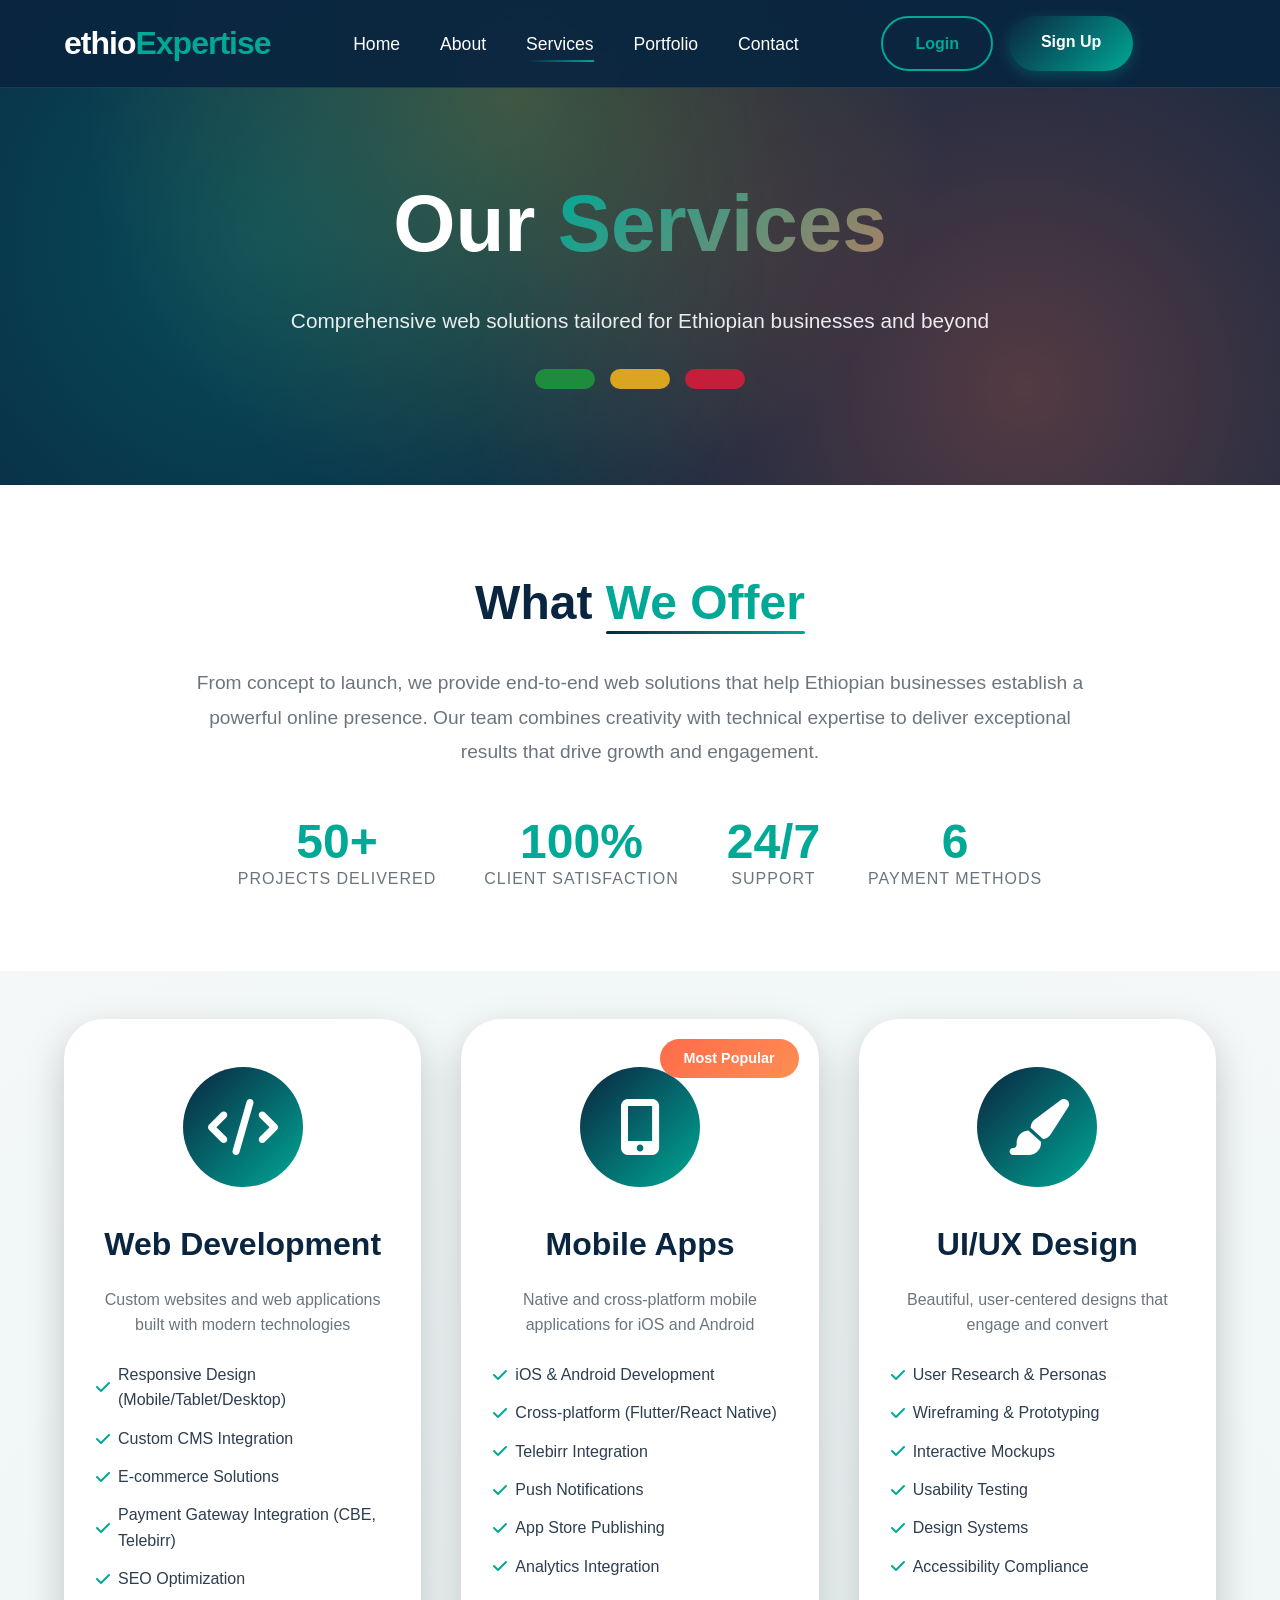
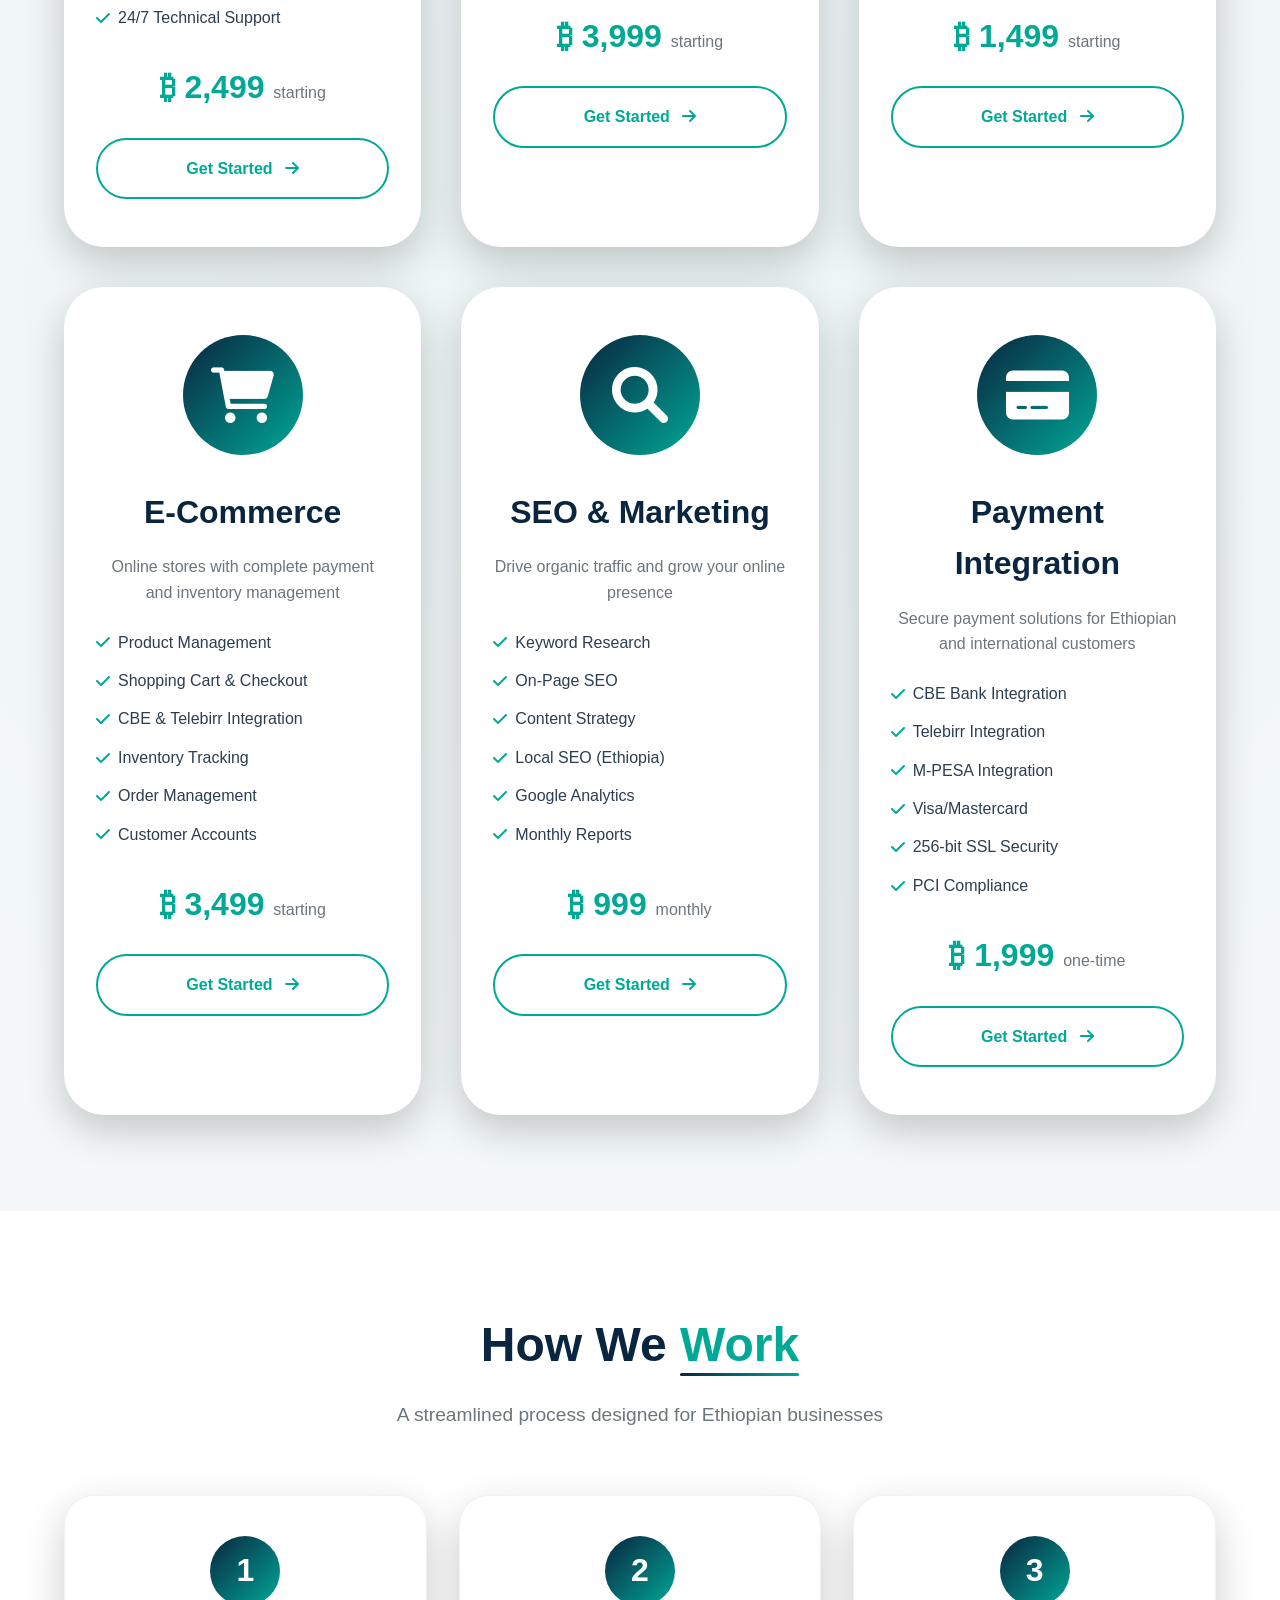
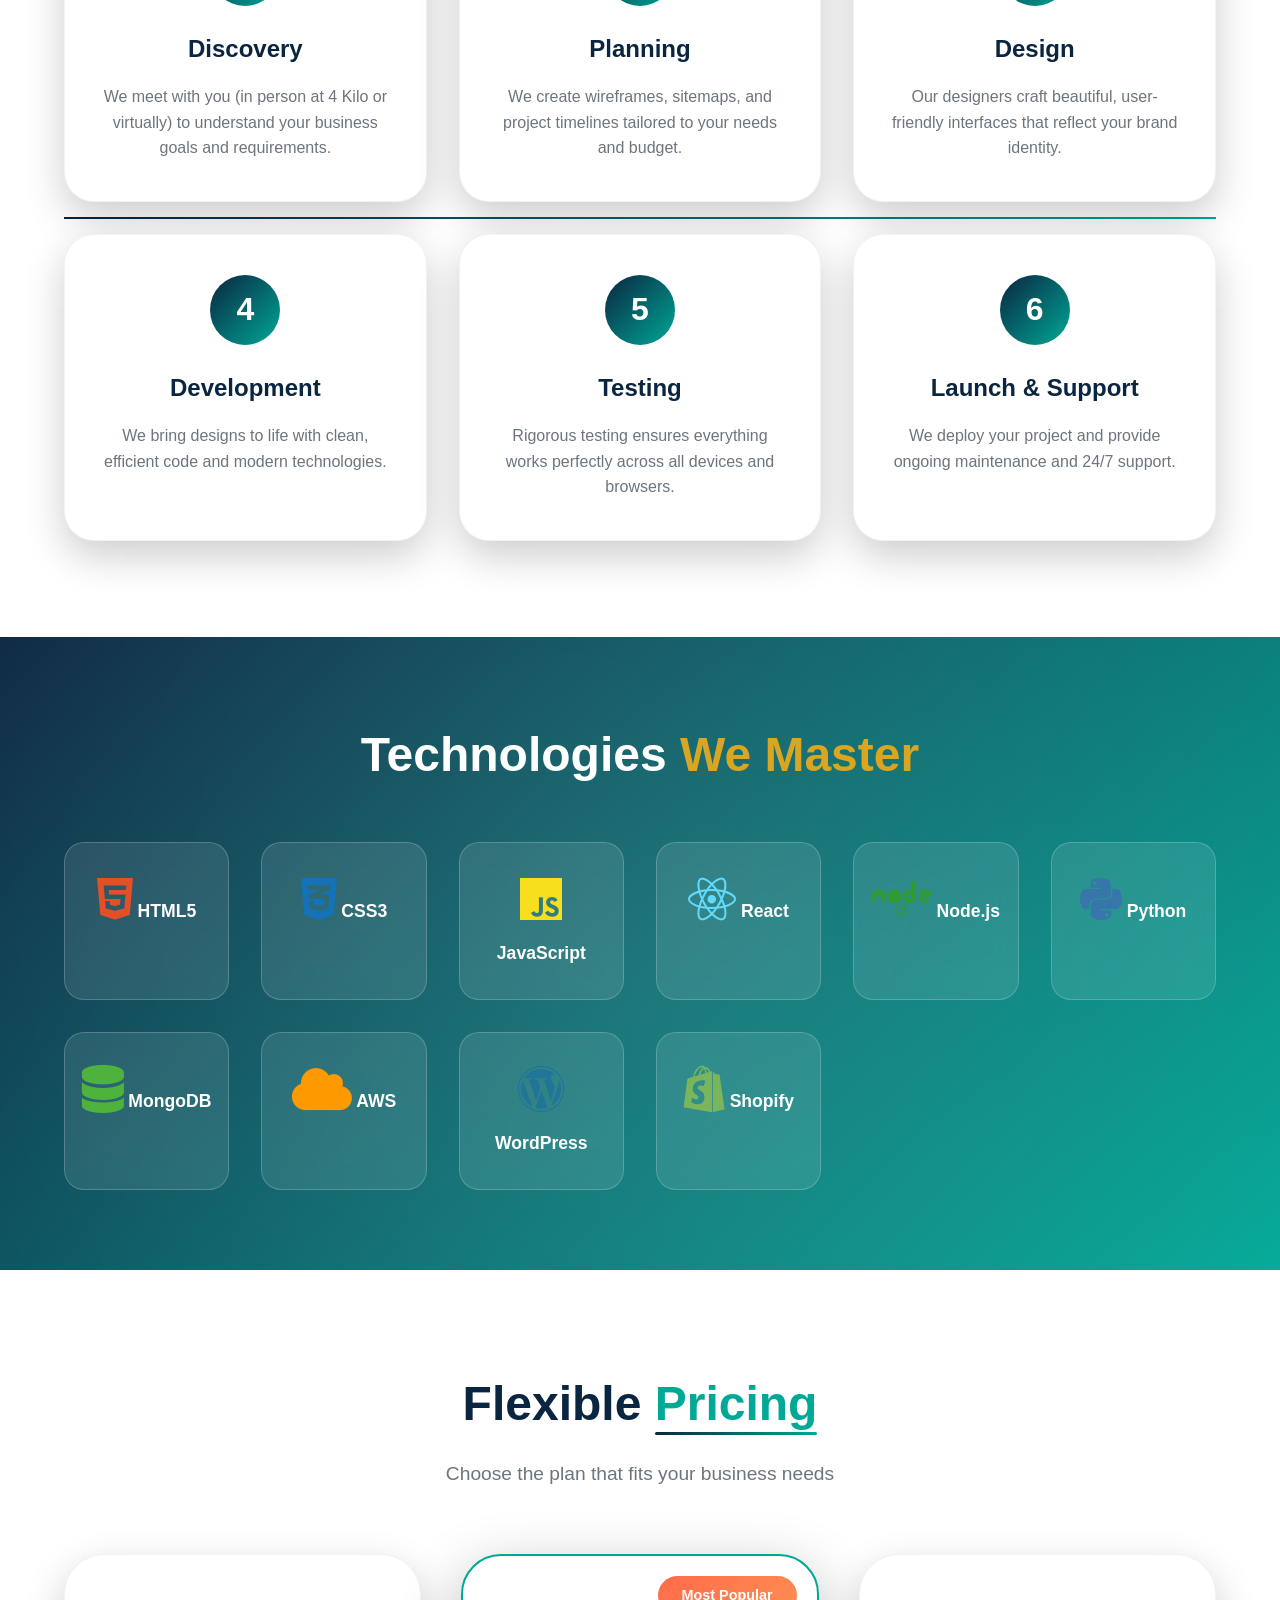
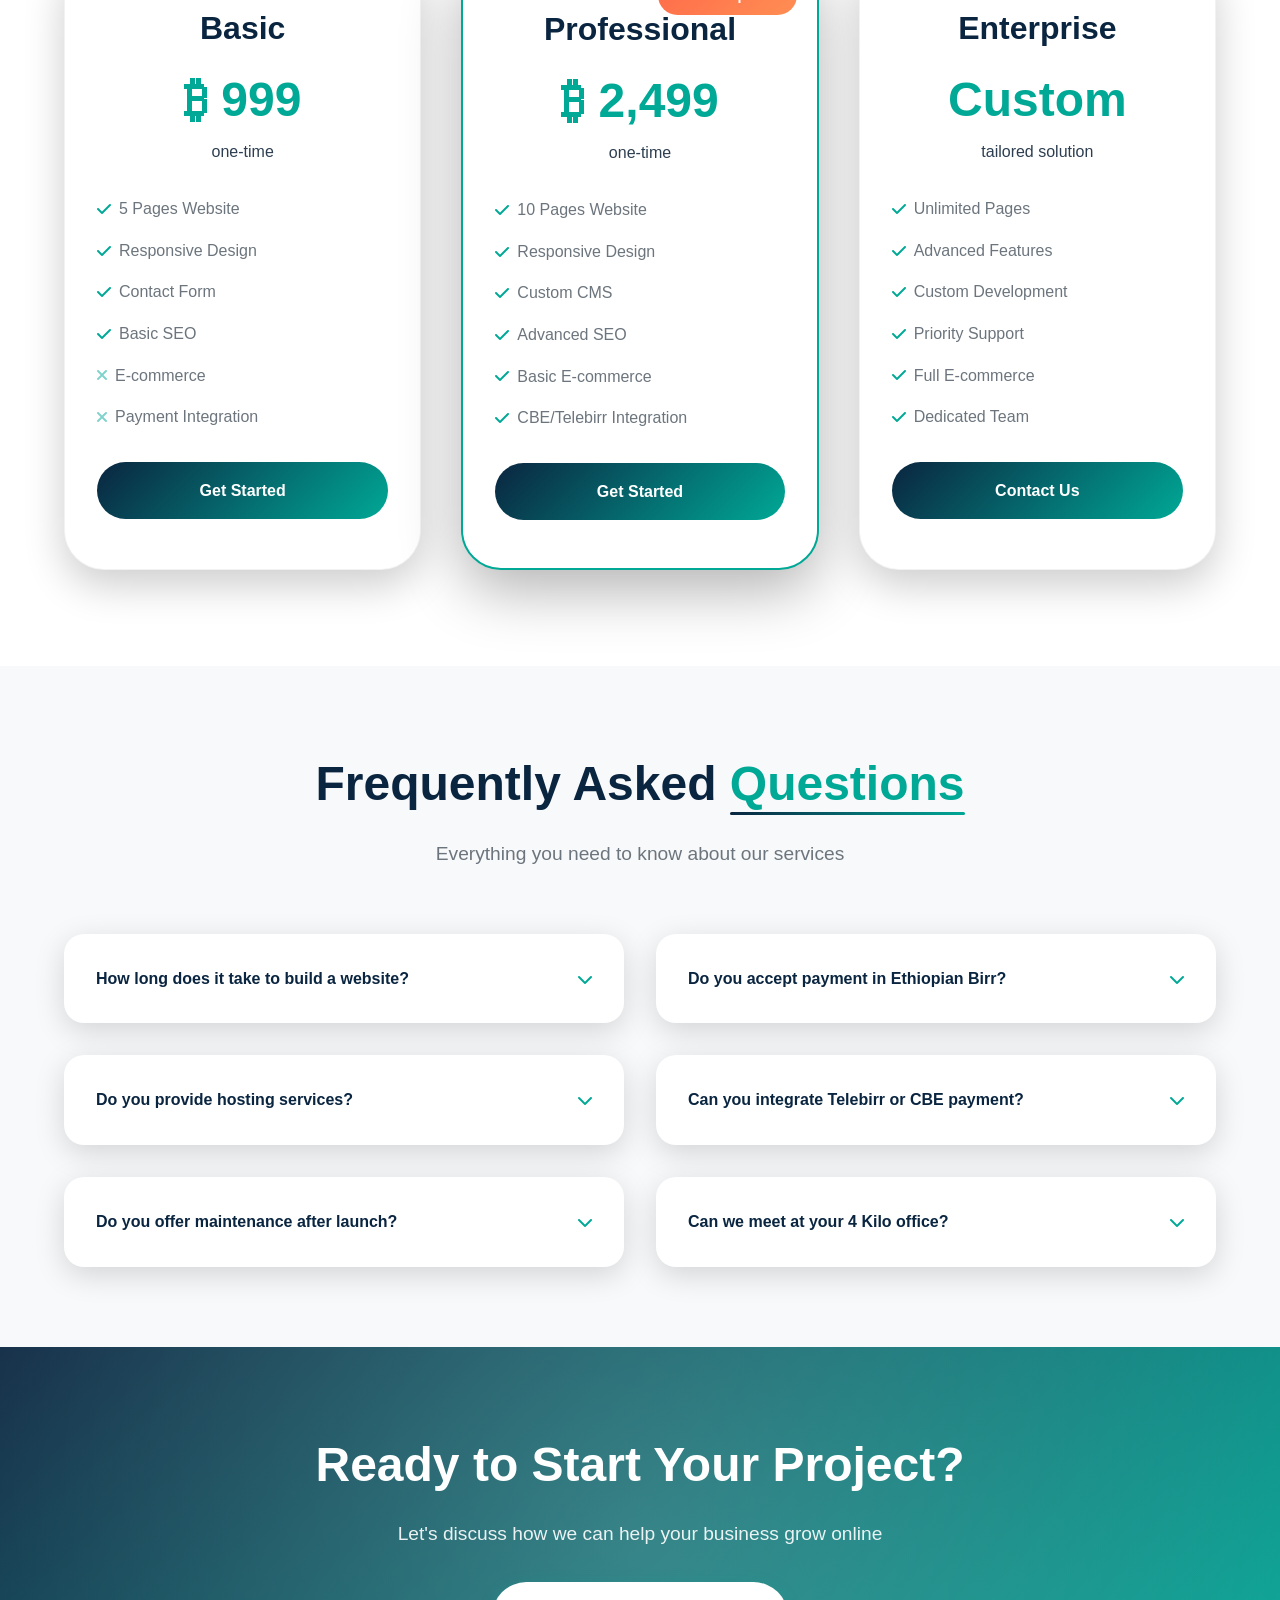
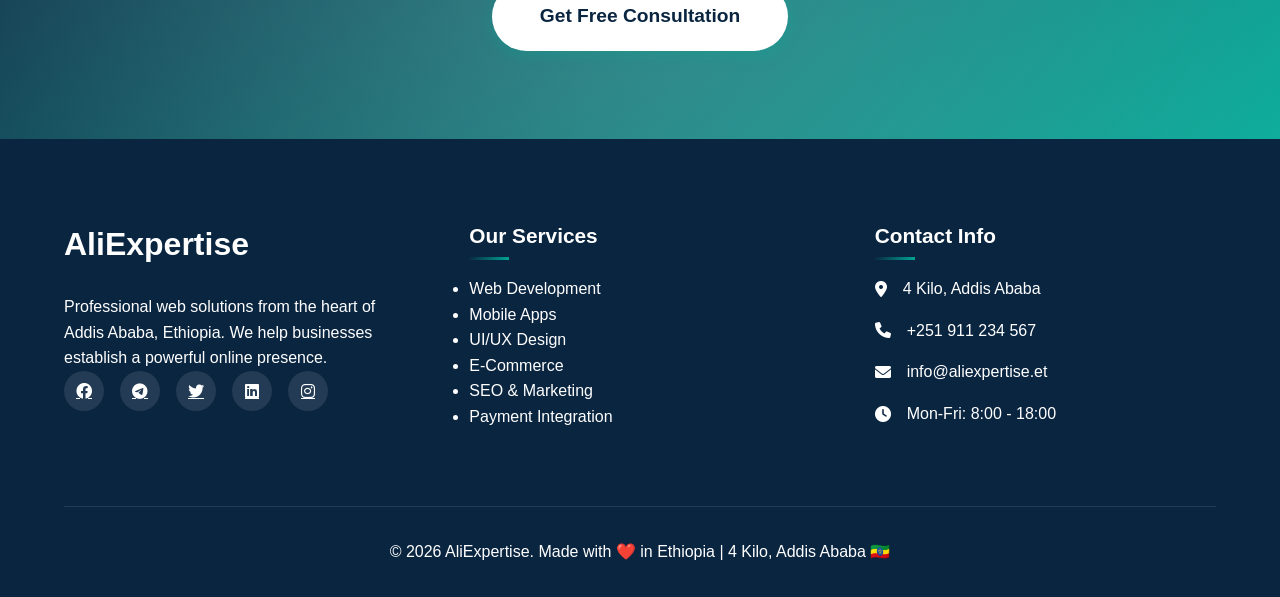
<file: services.html>
<!DOCTYPE html>
<html lang="en">
<head>
    <meta charset="UTF-8">
    <meta name="viewport" content="width=device-width, initial-scale=1.0">
    <title>Our Services - ethioExpertise | Addis Ababa, Ethiopia</title>
    <link rel="stylesheet" href="https://cdnjs.cloudflare.com/ajax/libs/font-awesome/6.0.0/css/all.min.css">
    <style>
        /* ===== RESET & VARIABLES ===== */
        * {
            margin: 0;
            padding: 0;
            box-sizing: border-box;
        }

        :root {
            --primary: #0A2540;
            --secondary: #00A896;
            --accent: #FF6B4A;
            --light: #F8F9FA;
            --dark: #2D3E50;
            --white: #FFFFFF;
            --gray: #6C757D;
            --ethiopia-gold: #DAA520;
            --ethiopia-green: #1E8C3C;
            --ethiopia-red: #C41E3A;
            --gradient-1: linear-gradient(135deg, #0A2540, #00A896);
            --gradient-2: linear-gradient(135deg, #FF6B4A, #FF8E53);
            --gradient-3: linear-gradient(135deg, #1E8C3C, #DAA520, #C41E3A);
            --gradient-4: linear-gradient(135deg, #667eea, #764ba2);
            --gradient-5: linear-gradient(135deg, #f093fb, #f5576c);
            --gradient-ethiopia: linear-gradient(135deg, #1E8C3C, #DAA520, #C41E3A);
            --shadow-sm: 0 5px 20px rgba(0,0,0,0.1);
            --shadow-md: 0 8px 30px rgba(0,0,0,0.15);
            --shadow-lg: 0 15px 40px rgba(0,0,0,0.2);
            --shadow-xl: 0 20px 60px rgba(0,0,0,0.3);
            --transition: all 0.3s cubic-bezier(0.4, 0, 0.2, 1);
        }

        body {
            font-family: 'Segoe UI', Tahoma, Geneva, Verdana, sans-serif;
            color: var(--dark);
            line-height: 1.6;
            overflow-x: hidden;
        }

        .container {
            width: 90%;
            max-width: 1400px;
            margin: 0 auto;
            position: relative;
        }

        /* ===== CUSTOM SCROLLBAR ===== */
        ::-webkit-scrollbar {
            width: 12px;
        }

        ::-webkit-scrollbar-track {
            background: var(--light);
        }

        ::-webkit-scrollbar-thumb {
            background: var(--gradient-1);
            border-radius: 6px;
        }

        /* ===== NAVIGATION ===== */
        .navbar {
            background: rgba(10, 37, 64, 0.95);
            backdrop-filter: blur(10px);
            padding: 1rem 0;
            position: fixed;
            top: 0;
            left: 0;
            right: 0;
            z-index: 1000;
            transition: var(--transition);
            border-bottom: 1px solid rgba(255,255,255,0.1);
        }

        .navbar.scrolled {
            padding: 0.5rem 0;
            background: rgba(10, 37, 64, 0.98);
            box-shadow: var(--shadow-lg);
        }

        .navbar .container {
            display: flex;
            justify-content: space-between;
            align-items: center;
        }

        .logo a {
            color: var(--white);
            text-decoration: none;
            font-size: 2rem;
            font-weight: 800;
            letter-spacing: -1px;
        }

        .logo span {
            color: var(--secondary);
            position: relative;
            animation: glow 2s ease-in-out infinite;
        }

        @keyframes glow {
            0%, 100% { text-shadow: 0 0 5px rgba(0,168,150,0.5); }
            50% { text-shadow: 0 0 20px rgba(0,168,150,0.8); }
        }

        .nav-menu {
            display: flex;
            list-style: none;
            gap: 2.5rem;
        }

        .nav-menu a {
            color: var(--white);
            text-decoration: none;
            font-weight: 500;
            font-size: 1.1rem;
            position: relative;
            padding: 0.5rem 0;
            transition: var(--transition);
        }

        .nav-menu a::before {
            content: '';
            position: absolute;
            bottom: 0;
            left: 0;
            width: 100%;
            height: 2px;
            background: var(--gradient-1);
            transform: scaleX(0);
            transform-origin: right;
            transition: transform 0.3s ease;
        }

        .nav-menu a:hover::before,
        .nav-menu a.active::before {
            transform: scaleX(1);
            transform-origin: left;
        }

        .nav-buttons {
            display: flex;
            gap: 1rem;
        }

        .btn {
            display: inline-block;
            padding: 0.8rem 2rem;
            border-radius: 50px;
            text-decoration: none;
            font-weight: 600;
            transition: var(--transition);
            cursor: pointer;
            border: none;
            position: relative;
            overflow: hidden;
            z-index: 1;
        }

        .btn::before {
            content: '';
            position: absolute;
            top: 0;
            left: -100%;
            width: 100%;
            height: 100%;
            background: rgba(255,255,255,0.2);
            transition: left 0.3s ease;
            z-index: -1;
        }

        .btn:hover::before {
            left: 0;
        }

        .btn-primary {
            background: var(--gradient-1);
            color: var(--white);
            box-shadow: 0 4px 15px rgba(0,168,150,0.3);
        }

        .btn-primary:hover {
            transform: translateY(-3px);
            box-shadow: 0 8px 25px rgba(0,168,150,0.4);
        }

        .btn-outline {
            border: 2px solid var(--secondary);
            color: var(--secondary);
            background: transparent;
        }

        .btn-outline:hover {
            background: var(--secondary);
            color: var(--white);
            transform: translateY(-3px);
        }

        /* ===== PAGE HEADER ===== */
        .page-header {
            background: var(--primary);
            padding: 10rem 0 6rem;
            text-align: center;
            color: var(--white);
            position: relative;
            overflow: hidden;
        }

        .page-header::before {
            content: '';
            position: absolute;
            top: 0;
            left: 0;
            right: 0;
            bottom: 0;
            background: 
                radial-gradient(circle at 20% 50%, rgba(0,168,150,0.3) 0%, transparent 50%),
                radial-gradient(circle at 80% 80%, rgba(255,107,74,0.3) 0%, transparent 50%),
                radial-gradient(circle at 40% 20%, rgba(218,165,32,0.3) 0%, transparent 50%);
            animation: moveGradient 15s ease infinite;
        }

        @keyframes moveGradient {
            0%, 100% { transform: scale(1); opacity: 0.5; }
            50% { transform: scale(1.2); opacity: 0.8; }
        }

        .page-header h1 {
            font-size: 5rem;
            font-weight: 800;
            margin-bottom: 1rem;
            position: relative;
            z-index: 2;
            animation: titleGlow 3s ease-in-out infinite;
        }

        @keyframes titleGlow {
            0%, 100% { text-shadow: 0 0 10px rgba(0,168,150,0.5); }
            50% { text-shadow: 0 0 30px rgba(0,168,150,0.8), 0 0 50px rgba(255,107,74,0.5); }
        }

        .page-header h1 span {
            color: transparent;
            background: linear-gradient(135deg, #00A896, #FF6B4A, #DAA520);
            -webkit-background-clip: text;
            background-clip: text;
            background-size: 300% 300%;
            animation: gradientShift 5s ease infinite;
        }

        @keyframes gradientShift {
            0%, 100% { background-position: 0% 50%; }
            50% { background-position: 100% 50%; }
        }

        .page-header p {
            font-size: 1.3rem;
            opacity: 0.9;
            max-width: 700px;
            margin: 0 auto;
            position: relative;
            z-index: 2;
        }

        .ethiopia-flag-banner {
            display: flex;
            justify-content: center;
            gap: 15px;
            margin-top: 2rem;
            position: relative;
            z-index: 2;
        }

        .flag-strip {
            width: 60px;
            height: 20px;
            border-radius: 30px;
            animation: flagWave 3s ease-in-out infinite;
        }

        .flag-strip.green { 
            background: var(--ethiopia-green);
            animation-delay: 0s;
        }
        .flag-strip.yellow { 
            background: var(--ethiopia-gold);
            animation-delay: 0.2s;
        }
        .flag-strip.red { 
            background: var(--ethiopia-red);
            animation-delay: 0.4s;
        }

        @keyframes flagWave {
            0%, 100% { transform: translateY(0); }
            50% { transform: translateY(-10px); }
        }

        /* ===== SERVICES INTRO ===== */
        .services-intro {
            padding: 5rem 0;
            background: var(--white);
            text-align: center;
        }

        .intro-content {
            max-width: 900px;
            margin: 0 auto;
        }

        .intro-content h2 {
            font-size: 3rem;
            color: var(--primary);
            margin-bottom: 1.5rem;
        }

        .intro-content h2 span {
            color: var(--secondary);
            position: relative;
        }

        .intro-content h2 span::after {
            content: '';
            position: absolute;
            bottom: -5px;
            left: 0;
            width: 100%;
            height: 3px;
            background: var(--gradient-1);
            border-radius: 2px;
        }

        .intro-content p {
            font-size: 1.2rem;
            color: var(--gray);
            margin-bottom: 2rem;
            line-height: 1.8;
        }

        .intro-stats {
            display: flex;
            justify-content: center;
            gap: 3rem;
            margin-top: 3rem;
            flex-wrap: wrap;
        }

        .intro-stat {
            text-align: center;
        }

        .intro-stat .number {
            font-size: 3rem;
            font-weight: 800;
            color: var(--secondary);
            line-height: 1;
        }

        .intro-stat .label {
            color: var(--gray);
            font-size: 1rem;
            text-transform: uppercase;
            letter-spacing: 1px;
        }

        /* ===== MAIN SERVICES SECTION ===== */
        .services-main {
            padding: 3rem 0 6rem;
            background: var(--light);
            position: relative;
            overflow: hidden;
        }

        .services-main::before {
            content: '';
            position: absolute;
            top: -50%;
            right: -50%;
            width: 200%;
            height: 200%;
            background: radial-gradient(circle, rgba(0,168,150,0.05) 0%, transparent 70%);
            animation: rotate 30s linear infinite;
        }

        @keyframes rotate {
            from { transform: rotate(0deg); }
            to { transform: rotate(360deg); }
        }

        .services-grid {
            display: grid;
            grid-template-columns: repeat(auto-fit, minmax(350px, 1fr));
            gap: 2.5rem;
            position: relative;
            z-index: 2;
        }

        .service-card {
            background: var(--white);
            border-radius: 40px;
            padding: 3rem 2rem;
            box-shadow: var(--shadow-lg);
            transition: var(--transition);
            position: relative;
            overflow: hidden;
            cursor: pointer;
        }

        .service-card::before {
            content: '';
            position: absolute;
            top: 0;
            left: 0;
            width: 100%;
            height: 100%;
            background: var(--gradient-1);
            opacity: 0;
            transition: var(--transition);
            z-index: 1;
        }

        .service-card:hover::before {
            opacity: 1;
        }

        .service-card:hover {
            transform: translateY(-20px) scale(1.02);
            box-shadow: var(--shadow-xl);
        }

        .service-card:hover * {
            color: var(--white);
            position: relative;
            z-index: 2;
        }

        .service-icon {
            width: 120px;
            height: 120px;
            background: var(--gradient-1);
            border-radius: 50%;
            display: flex;
            align-items: center;
            justify-content: center;
            margin: 0 auto 2rem;
            font-size: 3.5rem;
            color: var(--white);
            transition: var(--transition);
            position: relative;
            z-index: 2;
        }

        .service-card:hover .service-icon {
            background: var(--white);
            color: var(--secondary);
            transform: rotateY(360deg) scale(1.1);
        }

        .service-card h3 {
            font-size: 2rem;
            margin-bottom: 1rem;
            color: var(--primary);
            transition: var(--transition);
            position: relative;
            z-index: 2;
            text-align: center;
        }

        .service-card p {
            color: var(--gray);
            margin-bottom: 1.5rem;
            transition: var(--transition);
            position: relative;
            z-index: 2;
            text-align: center;
        }

        .service-features {
            list-style: none;
            margin-bottom: 2rem;
            position: relative;
            z-index: 2;
        }

        .service-features li {
            display: flex;
            align-items: center;
            gap: 0.5rem;
            margin-bottom: 0.8rem;
            color: var(--dark);
            transition: var(--transition);
        }

        .service-card:hover .service-features li {
            color: var(--white);
        }

        .service-features i {
            color: var(--secondary);
            font-size: 1rem;
            transition: var(--transition);
        }

        .service-card:hover .service-features i {
            color: var(--white);
        }

        .service-price {
            font-size: 2rem;
            font-weight: 800;
            color: var(--secondary);
            margin-bottom: 1.5rem;
            transition: var(--transition);
            position: relative;
            z-index: 2;
            text-align: center;
        }

        .service-price span {
            font-size: 1rem;
            color: var(--gray);
            font-weight: 400;
        }

        .service-card:hover .service-price span {
            color: rgba(255,255,255,0.8);
        }

        .service-btn {
            display: inline-block;
            padding: 1rem 2rem;
            background: transparent;
            border: 2px solid var(--secondary);
            color: var(--secondary);
            text-decoration: none;
            border-radius: 50px;
            font-weight: 600;
            transition: var(--transition);
            position: relative;
            z-index: 2;
            width: 100%;
            text-align: center;
        }

        .service-card:hover .service-btn {
            background: var(--white);
            color: var(--primary);
            border-color: var(--white);
        }

        .service-btn i {
            margin-left: 0.5rem;
            transition: var(--transition);
        }

        .service-btn:hover i {
            transform: translateX(5px);
        }

        /* Popular Badge */
        .popular-badge {
            position: absolute;
            top: 20px;
            right: 20px;
            background: var(--gradient-2);
            color: var(--white);
            padding: 0.5rem 1.5rem;
            border-radius: 50px;
            font-size: 0.9rem;
            font-weight: 600;
            z-index: 3;
            animation: pulse 2s infinite;
        }

        @keyframes pulse {
            0%, 100% { transform: scale(1); }
            50% { transform: scale(1.05); }
        }

        /* ===== PROCESS SECTION ===== */
        .process-section {
            padding: 6rem 0;
            background: var(--white);
        }

        .section-header {
            text-align: center;
            margin-bottom: 4rem;
        }

        .section-header h2 {
            font-size: 3rem;
            margin-bottom: 1rem;
            color: var(--primary);
        }

        .section-header h2 span {
            color: var(--secondary);
            position: relative;
        }

        .section-header h2 span::after {
            content: '';
            position: absolute;
            bottom: -5px;
            left: 0;
            width: 100%;
            height: 3px;
            background: var(--gradient-1);
            border-radius: 2px;
        }

        .section-header p {
            font-size: 1.2rem;
            color: var(--gray);
            max-width: 700px;
            margin: 0 auto;
        }

        .process-timeline {
            display: grid;
            grid-template-columns: repeat(auto-fit, minmax(300px, 1fr));
            gap: 2rem;
            margin-top: 3rem;
            position: relative;
        }

        .process-timeline::before {
            content: '';
            position: absolute;
            top: 50%;
            left: 0;
            width: 100%;
            height: 2px;
            background: var(--gradient-1);
            transform: translateY(-50%);
            z-index: 1;
        }

        .process-step {
            background: var(--white);
            padding: 2.5rem 2rem;
            border-radius: 30px;
            box-shadow: var(--shadow-lg);
            text-align: center;
            position: relative;
            z-index: 2;
            transition: var(--transition);
            border: 1px solid rgba(0,0,0,0.05);
        }

        .process-step:hover {
            transform: translateY(-10px);
            box-shadow: var(--shadow-xl);
        }

        .step-number {
            width: 70px;
            height: 70px;
            background: var(--gradient-1);
            border-radius: 50%;
            display: flex;
            align-items: center;
            justify-content: center;
            margin: 0 auto 1.5rem;
            font-size: 2rem;
            font-weight: 700;
            color: var(--white);
            transition: var(--transition);
        }

        .process-step:hover .step-number {
            transform: scale(1.1) rotate(360deg);
        }

        .process-step h3 {
            font-size: 1.5rem;
            margin-bottom: 1rem;
            color: var(--primary);
        }

        .process-step p {
            color: var(--gray);
        }

        /* ===== TECHNOLOGY STACK ===== */
        .tech-stack {
            padding: 5rem 0;
            background: var(--gradient-1);
            color: var(--white);
            position: relative;
            overflow: hidden;
        }

        .tech-stack::before {
            content: '';
            position: absolute;
            top: -50%;
            left: -50%;
            width: 200%;
            height: 200%;
            background: radial-gradient(circle, rgba(255,255,255,0.1) 0%, transparent 70%);
            animation: rotate 30s linear infinite;
        }

        .tech-stack h2 {
            text-align: center;
            font-size: 3rem;
            margin-bottom: 3rem;
            position: relative;
            z-index: 2;
        }

        .tech-stack h2 span {
            color: var(--ethiopia-gold);
        }

        .tech-grid {
            display: grid;
            grid-template-columns: repeat(auto-fit, minmax(150px, 1fr));
            gap: 2rem;
            position: relative;
            z-index: 2;
        }

        .tech-item {
            background: rgba(255,255,255,0.1);
            backdrop-filter: blur(10px);
            padding: 2rem 1rem;
            border-radius: 20px;
            text-align: center;
            transition: var(--transition);
            border: 1px solid rgba(255,255,255,0.2);
        }

        .tech-item:hover {
            transform: translateY(-10px) scale(1.05);
            background: rgba(255,255,255,0.2);
            box-shadow: var(--shadow-xl);
        }

        .tech-item i {
            font-size: 3rem;
            margin-bottom: 1rem;
        }

        .tech-item span {
            font-size: 1.1rem;
            font-weight: 600;
        }

        /* ===== PRICING SECTION ===== */
        .pricing-section {
            padding: 6rem 0;
            background: var(--white);
        }

        .pricing-grid {
            display: grid;
            grid-template-columns: repeat(auto-fit, minmax(320px, 1fr));
            gap: 2.5rem;
            margin-top: 3rem;
        }

        .pricing-card {
            background: var(--white);
            border-radius: 40px;
            padding: 3rem 2rem;
            box-shadow: var(--shadow-lg);
            transition: var(--transition);
            position: relative;
            overflow: hidden;
            border: 1px solid rgba(0,0,0,0.05);
        }

        .pricing-card.popular {
            transform: scale(1.05);
            border: 2px solid var(--secondary);
            box-shadow: var(--shadow-xl);
        }

        .pricing-card:hover {
            transform: translateY(-15px);
            box-shadow: var(--shadow-xl);
        }

        .pricing-card.popular:hover {
            transform: scale(1.05) translateY(-15px);
        }

        .popular-tag {
            position: absolute;
            top: 20px;
            right: 20px;
            background: var(--gradient-2);
            color: var(--white);
            padding: 0.5rem 1.5rem;
            border-radius: 50px;
            font-size: 0.9rem;
            font-weight: 600;
            animation: pulse 2s infinite;
        }

        .pricing-header {
            text-align: center;
            margin-bottom: 2rem;
        }

        .pricing-header h3 {
            font-size: 2rem;
            color: var(--primary);
            margin-bottom: 0.5rem;
        }

        .pricing-header .price {
            font-size: 3rem;
            font-weight: 800;
            color: var(--secondary);
        }

        .pricing-header .price span {
            font-size: 1rem;
            color: var(--gray);
            font-weight: 400;
        }

        .pricing-features {
            list-style: none;
            margin-bottom: 2rem;
        }

        .pricing-features li {
            display: flex;
            align-items: center;
            gap: 0.5rem;
            margin-bottom: 1rem;
            color: var(--gray);
        }

        .pricing-features i {
            color: var(--secondary);
        }

        .pricing-features .not-included {
            opacity: 0.5;
        }

        .pricing-features .not-included i {
            color: var(--accent);
        }

        .pricing-btn {
            display: inline-block;
            width: 100%;
            padding: 1rem;
            background: var(--gradient-1);
            color: var(--white);
            text-decoration: none;
            border-radius: 50px;
            font-weight: 600;
            text-align: center;
            transition: var(--transition);
        }

        .pricing-btn:hover {
            transform: translateY(-3px);
            box-shadow: 0 10px 30px rgba(0,168,150,0.4);
        }

        /* ===== FAQ SECTION ===== */
        .faq-section {
            padding: 5rem 0;
            background: var(--light);
        }

        .faq-grid {
            display: grid;
            grid-template-columns: repeat(auto-fit, minmax(400px, 1fr));
            gap: 2rem;
            margin-top: 3rem;
        }

        .faq-item {
            background: var(--white);
            padding: 2rem;
            border-radius: 20px;
            box-shadow: var(--shadow-md);
            transition: var(--transition);
            cursor: pointer;
        }

        .faq-item:hover {
            transform: translateY(-5px);
            box-shadow: var(--shadow-lg);
        }

        .faq-question {
            display: flex;
            justify-content: space-between;
            align-items: center;
            font-weight: 600;
            color: var(--primary);
        }

        .faq-question i {
            color: var(--secondary);
            transition: var(--transition);
        }

        .faq-item.active .faq-question i {
            transform: rotate(180deg);
        }

        .faq-answer {
            margin-top: 1rem;
            padding-top: 1rem;
            border-top: 1px solid var(--light-gray);
            color: var(--gray);
            display: none;
        }

        .faq-item.active .faq-answer {
            display: block;
        }

        /* ===== CTA SECTION ===== */
        .cta-section {
            padding: 5rem 0;
            background: var(--gradient-1);
            color: var(--white);
            text-align: center;
            position: relative;
            overflow: hidden;
        }

        .cta-section::before {
            content: '';
            position: absolute;
            top: -50%;
            left: -50%;
            width: 200%;
            height: 200%;
            background: radial-gradient(circle, rgba(255,255,255,0.2) 0%, transparent 70%);
            animation: rotate 30s linear infinite;
        }

        .cta-section h2 {
            font-size: 3rem;
            margin-bottom: 1rem;
            position: relative;
            z-index: 2;
        }

        .cta-section p {
            font-size: 1.2rem;
            margin-bottom: 2rem;
            opacity: 0.9;
            position: relative;
            z-index: 2;
        }

        .cta-section .btn {
            background: var(--white);
            color: var(--primary);
            font-size: 1.2rem;
            padding: 1.2rem 3rem;
            position: relative;
            z-index: 2;
        }

        .cta-section .btn:hover {
            background: var(--accent);
            color: var(--white);
        }

        /* ===== FOOTER ===== */
        footer {
            background: var(--primary);
            color: var(--white);
            padding: 5rem 0 2rem;
        }

        .footer-content {
            display: grid;
            grid-template-columns: repeat(auto-fit, minmax(250px, 1fr));
            gap: 4rem;
            margin-bottom: 4rem;
        }

        .footer-section h3 {
            font-size: 2rem;
            margin-bottom: 1.5rem;
        }

        .footer-section h4 {
            font-size: 1.3rem;
            margin-bottom: 1.5rem;
            position: relative;
        }

        .footer-section h4::after {
            content: '';
            position: absolute;
            bottom: -8px;
            left: 0;
            width: 40px;
            height: 3px;
            background: var(--gradient-1);
        }

        .social-links {
            display: flex;
            gap: 1rem;
        }

        .social-links a {
            width: 40px;
            height: 40px;
            background: rgba(255,255,255,0.1);
            border-radius: 50%;
            display: flex;
            align-items: center;
            justify-content: center;
            color: var(--white);
            transition: var(--transition);
        }

        .social-links a:hover {
            background: var(--secondary);
            transform: translateY(-5px);
        }

        .contact-info li {
            display: flex;
            align-items: center;
            gap: 1rem;
            margin-bottom: 1rem;
        }

        .footer-bottom {
            text-align: center;
            padding-top: 2rem;
            border-top: 1px solid rgba(255,255,255,0.1);
        }

        /* ===== RESPONSIVE ===== */
        @media (max-width: 992px) {
            .page-header h1 {
                font-size: 4rem;
            }

            .pricing-card.popular {
                transform: scale(1);
            }
        }

        @media (max-width: 768px) {
            .nav-menu,
            .nav-buttons {
                display: none;
            }

            .hamburger {
                display: flex;
            }

            .page-header h1 {
                font-size: 3rem;
            }

            .process-timeline::before {
                display: none;
            }

            .faq-grid {
                grid-template-columns: 1fr;
            }
        }
    </style>
</head>
<body>
    <!-- Navigation -->
    <nav class="navbar" id="navbar">
        <div class="container">
            <div class="logo">
                <a href="index.html">ethio<span>Expertise</span></a>
            </div>
            <ul class="nav-menu" id="navMenu">
                <li><a href="index.html">Home</a></li>
                <li><a href="about.html">About</a></li>
                <li><a href="services.html" class="active">Services</a></li>
                <li><a href="portfolio.html">Portfolio</a></li>
                <li><a href="contact.html">Contact</a></li>
            </ul>
            <div class="nav-buttons">
                <a href="login.html" class="btn btn-outline">Login</a>
                <a href="signup.html" class="btn btn-primary">Sign Up</a>
            </div>
            <div class="hamburger" id="hamburger">
                <span></span>
                <span></span>
                <span></span>
            </div>
        </div>
    </nav>

    <!-- Page Header -->
    <section class="page-header">
        <div class="container">
            <h1>Our <span>Services</span></h1>
            <p>Comprehensive web solutions tailored for Ethiopian businesses and beyond</p>
            <div class="ethiopia-flag-banner">
                <div class="flag-strip green"></div>
                <div class="flag-strip yellow"></div>
                <div class="flag-strip red"></div>
            </div>
        </div>
    </section>

    <!-- Services Intro -->
    <section class="services-intro">
        <div class="container">
            <div class="intro-content">
                <h2>What <span>We Offer</span></h2>
                <p>From concept to launch, we provide end-to-end web solutions that help Ethiopian businesses establish a powerful online presence. Our team combines creativity with technical expertise to deliver exceptional results that drive growth and engagement.</p>
                
                <div class="intro-stats">
                    <div class="intro-stat">
                        <div class="number">50+</div>
                        <div class="label">Projects Delivered</div>
                    </div>
                    <div class="intro-stat">
                        <div class="number">100%</div>
                        <div class="label">Client Satisfaction</div>
                    </div>
                    <div class="intro-stat">
                        <div class="number">24/7</div>
                        <div class="label">Support</div>
                    </div>
                    <div class="intro-stat">
                        <div class="number">6</div>
                        <div class="label">Payment Methods</div>
                    </div>
                </div>
            </div>
        </div>
    </section>

    <!-- Main Services -->
    <section class="services-main">
        <div class="container">
            <div class="services-grid">
                <!-- Service 1: Web Development -->
                <div class="service-card">
                    <div class="service-icon">
                        <i class="fas fa-code"></i>
                    </div>
                    <h3>Web Development</h3>
                    <p>Custom websites and web applications built with modern technologies</p>
                    <ul class="service-features">
                        <li><i class="fas fa-check"></i> Responsive Design (Mobile/Tablet/Desktop)</li>
                        <li><i class="fas fa-check"></i> Custom CMS Integration</li>
                        <li><i class="fas fa-check"></i> E-commerce Solutions</li>
                        <li><i class="fas fa-check"></i> Payment Gateway Integration (CBE, Telebirr)</li>
                        <li><i class="fas fa-check"></i> SEO Optimization</li>
                        <li><i class="fas fa-check"></i> 24/7 Technical Support</li>
                    </ul>
                    <div class="service-price">
                        ₿ 2,499 <span>starting</span>
                    </div>
                    <a href="contact.html" class="service-btn">Get Started <i class="fas fa-arrow-right"></i></a>
                </div>

                <!-- Service 2: Mobile Apps (Popular) -->
                <div class="service-card">
                    <div class="popular-badge">Most Popular</div>
                    <div class="service-icon">
                        <i class="fas fa-mobile-alt"></i>
                    </div>
                    <h3>Mobile Apps</h3>
                    <p>Native and cross-platform mobile applications for iOS and Android</p>
                    <ul class="service-features">
                        <li><i class="fas fa-check"></i> iOS & Android Development</li>
                        <li><i class="fas fa-check"></i> Cross-platform (Flutter/React Native)</li>
                        <li><i class="fas fa-check"></i> Telebirr Integration</li>
                        <li><i class="fas fa-check"></i> Push Notifications</li>
                        <li><i class="fas fa-check"></i> App Store Publishing</li>
                        <li><i class="fas fa-check"></i> Analytics Integration</li>
                    </ul>
                    <div class="service-price">
                        ₿ 3,999 <span>starting</span>
                    </div>
                    <a href="contact.html" class="service-btn">Get Started <i class="fas fa-arrow-right"></i></a>
                </div>

                <!-- Service 3: UI/UX Design -->
                <div class="service-card">
                    <div class="service-icon">
                        <i class="fas fa-paint-brush"></i>
                    </div>
                    <h3>UI/UX Design</h3>
                    <p>Beautiful, user-centered designs that engage and convert</p>
                    <ul class="service-features">
                        <li><i class="fas fa-check"></i> User Research & Personas</li>
                        <li><i class="fas fa-check"></i> Wireframing & Prototyping</li>
                        <li><i class="fas fa-check"></i> Interactive Mockups</li>
                        <li><i class="fas fa-check"></i> Usability Testing</li>
                        <li><i class="fas fa-check"></i> Design Systems</li>
                        <li><i class="fas fa-check"></i> Accessibility Compliance</li>
                    </ul>
                    <div class="service-price">
                        ₿ 1,499 <span>starting</span>
                    </div>
                    <a href="contact.html" class="service-btn">Get Started <i class="fas fa-arrow-right"></i></a>
                </div>

                <!-- Service 4: E-Commerce -->
                <div class="service-card">
                    <div class="service-icon">
                        <i class="fas fa-shopping-cart"></i>
                    </div>
                    <h3>E-Commerce</h3>
                    <p>Online stores with complete payment and inventory management</p>
                    <ul class="service-features">
                        <li><i class="fas fa-check"></i> Product Management</li>
                        <li><i class="fas fa-check"></i> Shopping Cart & Checkout</li>
                        <li><i class="fas fa-check"></i> CBE & Telebirr Integration</li>
                        <li><i class="fas fa-check"></i> Inventory Tracking</li>
                        <li><i class="fas fa-check"></i> Order Management</li>
                        <li><i class="fas fa-check"></i> Customer Accounts</li>
                    </ul>
                    <div class="service-price">
                        ₿ 3,499 <span>starting</span>
                    </div>
                    <a href="contact.html" class="service-btn">Get Started <i class="fas fa-arrow-right"></i></a>
                </div>

                <!-- Service 5: SEO & Marketing -->
                <div class="service-card">
                    <div class="service-icon">
                        <i class="fas fa-search"></i>
                    </div>
                    <h3>SEO & Marketing</h3>
                    <p>Drive organic traffic and grow your online presence</p>
                    <ul class="service-features">
                        <li><i class="fas fa-check"></i> Keyword Research</li>
                        <li><i class="fas fa-check"></i> On-Page SEO</li>
                        <li><i class="fas fa-check"></i> Content Strategy</li>
                        <li><i class="fas fa-check"></i> Local SEO (Ethiopia)</li>
                        <li><i class="fas fa-check"></i> Google Analytics</li>
                        <li><i class="fas fa-check"></i> Monthly Reports</li>
                    </ul>
                    <div class="service-price">
                        ₿ 999 <span>monthly</span>
                    </div>
                    <a href="contact.html" class="service-btn">Get Started <i class="fas fa-arrow-right"></i></a>
                </div>

                <!-- Service 6: Payment Integration -->
                <div class="service-card">
                    <div class="service-icon">
                        <i class="fas fa-credit-card"></i>
                    </div>
                    <h3>Payment Integration</h3>
                    <p>Secure payment solutions for Ethiopian and international customers</p>
                    <ul class="service-features">
                        <li><i class="fas fa-check"></i> CBE Bank Integration</li>
                        <li><i class="fas fa-check"></i> Telebirr Integration</li>
                        <li><i class="fas fa-check"></i> M-PESA Integration</li>
                        <li><i class="fas fa-check"></i> Visa/Mastercard</li>
                        <li><i class="fas fa-check"></i> 256-bit SSL Security</li>
                        <li><i class="fas fa-check"></i> PCI Compliance</li>
                    </ul>
                    <div class="service-price">
                        ₿ 1,999 <span>one-time</span>
                    </div>
                    <a href="contact.html" class="service-btn">Get Started <i class="fas fa-arrow-right"></i></a>
                </div>
            </div>
        </div>
    </section>

    <!-- Process Section -->
    <section class="process-section">
        <div class="container">
            <div class="section-header">
                <h2>How We <span>Work</span></h2>
                <p>A streamlined process designed for Ethiopian businesses</p>
            </div>

            <div class="process-timeline">
                <div class="process-step">
                    <div class="step-number">1</div>
                    <h3>Discovery</h3>
                    <p>We meet with you (in person at 4 Kilo or virtually) to understand your business goals and requirements.</p>
                </div>
                <div class="process-step">
                    <div class="step-number">2</div>
                    <h3>Planning</h3>
                    <p>We create wireframes, sitemaps, and project timelines tailored to your needs and budget.</p>
                </div>
                <div class="process-step">
                    <div class="step-number">3</div>
                    <h3>Design</h3>
                    <p>Our designers craft beautiful, user-friendly interfaces that reflect your brand identity.</p>
                </div>
                <div class="process-step">
                    <div class="step-number">4</div>
                    <h3>Development</h3>
                    <p>We bring designs to life with clean, efficient code and modern technologies.</p>
                </div>
                <div class="process-step">
                    <div class="step-number">5</div>
                    <h3>Testing</h3>
                    <p>Rigorous testing ensures everything works perfectly across all devices and browsers.</p>
                </div>
                <div class="process-step">
                    <div class="step-number">6</div>
                    <h3>Launch & Support</h3>
                    <p>We deploy your project and provide ongoing maintenance and 24/7 support.</p>
                </div>
            </div>
        </div>
    </section>

    <!-- Technology Stack -->
    <section class="tech-stack">
        <div class="container">
            <h2>Technologies <span>We Master</span></h2>
            <div class="tech-grid">
                <div class="tech-item">
                    <i class="fab fa-html5" style="color: #E34F26;"></i>
                    <span>HTML5</span>
                </div>
                <div class="tech-item">
                    <i class="fab fa-css3-alt" style="color: #1572B6;"></i>
                    <span>CSS3</span>
                </div>
                <div class="tech-item">
                    <i class="fab fa-js" style="color: #F7DF1E;"></i>
                    <span>JavaScript</span>
                </div>
                <div class="tech-item">
                    <i class="fab fa-react" style="color: #61DAFB;"></i>
                    <span>React</span>
                </div>
                <div class="tech-item">
                    <i class="fab fa-node" style="color: #339933;"></i>
                    <span>Node.js</span>
                </div>
                <div class="tech-item">
                    <i class="fab fa-python" style="color: #3776AB;"></i>
                    <span>Python</span>
                </div>
                <div class="tech-item">
                    <i class="fas fa-database" style="color: #4DB33D;"></i>
                    <span>MongoDB</span>
                </div>
                <div class="tech-item">
                    <i class="fas fa-cloud" style="color: #FF9900;"></i>
                    <span>AWS</span>
                </div>
                <div class="tech-item">
                    <i class="fab fa-wordpress" style="color: #21759B;"></i>
                    <span>WordPress</span>
                </div>
                <div class="tech-item">
                    <i class="fab fa-shopify" style="color: #7AB55C;"></i>
                    <span>Shopify</span>
                </div>
            </div>
        </div>
    </section>

    <!-- Pricing Section -->
    <section class="pricing-section">
        <div class="container">
            <div class="section-header">
                <h2>Flexible <span>Pricing</span></h2>
                <p>Choose the plan that fits your business needs</p>
            </div>

            <div class="pricing-grid">
                <!-- Basic Plan -->
                <div class="pricing-card">
                    <div class="pricing-header">
                        <h3>Basic</h3>
                        <div class="price">₿ 999</div>
                        <span>one-time</span>
                    </div>
                    <ul class="pricing-features">
                        <li><i class="fas fa-check"></i> 5 Pages Website</li>
                        <li><i class="fas fa-check"></i> Responsive Design</li>
                        <li><i class="fas fa-check"></i> Contact Form</li>
                        <li><i class="fas fa-check"></i> Basic SEO</li>
                        <li><i class="fas fa-times not-included"></i> E-commerce</li>
                        <li><i class="fas fa-times not-included"></i> Payment Integration</li>
                    </ul>
                    <a href="contact.html" class="pricing-btn">Get Started</a>
                </div>

                <!-- Professional Plan (Popular) -->
                <div class="pricing-card popular">
                    <div class="popular-tag">Most Popular</div>
                    <div class="pricing-header">
                        <h3>Professional</h3>
                        <div class="price">₿ 2,499</div>
                        <span>one-time</span>
                    </div>
                    <ul class="pricing-features">
                        <li><i class="fas fa-check"></i> 10 Pages Website</li>
                        <li><i class="fas fa-check"></i> Responsive Design</li>
                        <li><i class="fas fa-check"></i> Custom CMS</li>
                        <li><i class="fas fa-check"></i> Advanced SEO</li>
                        <li><i class="fas fa-check"></i> Basic E-commerce</li>
                        <li><i class="fas fa-check"></i> CBE/Telebirr Integration</li>
                    </ul>
                    <a href="contact.html" class="pricing-btn">Get Started</a>
                </div>

                <!-- Enterprise Plan -->
                <div class="pricing-card">
                    <div class="pricing-header">
                        <h3>Enterprise</h3>
                        <div class="price">Custom</div>
                        <span>tailored solution</span>
                    </div>
                    <ul class="pricing-features">
                        <li><i class="fas fa-check"></i> Unlimited Pages</li>
                        <li><i class="fas fa-check"></i> Advanced Features</li>
                        <li><i class="fas fa-check"></i> Custom Development</li>
                        <li><i class="fas fa-check"></i> Priority Support</li>
                        <li><i class="fas fa-check"></i> Full E-commerce</li>
                        <li><i class="fas fa-check"></i> Dedicated Team</li>
                    </ul>
                    <a href="contact.html" class="pricing-btn">Contact Us</a>
                </div>
            </div>
        </div>
    </section>

    <!-- FAQ Section -->
    <section class="faq-section">
        <div class="container">
            <div class="section-header">
                <h2>Frequently Asked <span>Questions</span></h2>
                <p>Everything you need to know about our services</p>
            </div>

            <div class="faq-grid">
                <div class="faq-item" onclick="toggleFAQ(this)">
                    <div class="faq-question">
                        <span>How long does it take to build a website?</span>
                        <i class="fas fa-chevron-down"></i>
                    </div>
                    <div class="faq-answer">
                        Timeline varies based on complexity. A simple business website typically takes 4-6 weeks, while e-commerce sites or web applications may take 2-4 months. We'll provide a detailed timeline during our initial consultation.
                    </div>
                </div>

                <div class="faq-item" onclick="toggleFAQ(this)">
                    <div class="faq-question">
                        <span>Do you accept payment in Ethiopian Birr?</span>
                        <i class="fas fa-chevron-down"></i>
                    </div>
                    <div class="faq-answer">
                        Yes! We accept payment in Ethiopian Birr via CBE, Telebirr, and other local payment methods. We also accept international payments via Visa/Mastercard.
                    </div>
                </div>

                <div class="faq-item" onclick="toggleFAQ(this)">
                    <div class="faq-question">
                        <span>Do you provide hosting services?</span>
                        <i class="fas fa-chevron-down"></i>
                    </div>
                    <div class="faq-answer">
                        Yes! We offer reliable hosting packages with 99.9% uptime guarantee, regular backups, and 24/7 monitoring. Hosting can be purchased monthly or annually.
                    </div>
                </div>

                <div class="faq-item" onclick="toggleFAQ(this)">
                    <div class="faq-question">
                        <span>Can you integrate Telebirr or CBE payment?</span>
                        <i class="fas fa-chevron-down"></i>
                    </div>
                    <div class="faq-answer">
                        Absolutely! We specialize in integrating Ethiopian payment methods including CBE, Telebirr, and M-PESA. We also support international payment gateways.
                    </div>
                </div>

                <div class="faq-item" onclick="toggleFAQ(this)">
                    <div class="faq-question">
                        <span>Do you offer maintenance after launch?</span>
                        <i class="fas fa-chevron-down"></i>
                    </div>
                    <div class="faq-answer">
                        Yes! We offer various maintenance packages to keep your site secure, updated, and performing optimally. All packages include 24/7 support and monitoring.
                    </div>
                </div>

                <div class="faq-item" onclick="toggleFAQ(this)">
                    <div class="faq-question">
                        <span>Can we meet at your 4 Kilo office?</span>
                        <i class="fas fa-chevron-down"></i>
                    </div>
                    <div class="faq-answer">
                        Certainly! We're located at 4 Kilo, Addis Ababa, opposite Addis Ababa University. We welcome in-person meetings by appointment. You can also reach us via phone or video call.
                    </div>
                </div>
            </div>
        </div>
    </section>

    <!-- CTA Section -->
    <section class="cta-section">
        <div class="container">
            <h2>Ready to Start Your Project?</h2>
            <p>Let's discuss how we can help your business grow online</p>
            <a href="contact.html" class="btn btn-primary">Get Free Consultation</a>
        </div>
    </section>

    <!-- Footer -->
    <footer>
        <div class="container">
            <div class="footer-content">
                <div class="footer-section">
                    <h3>AliExpertise</h3>
                    <p>Professional web solutions from the heart of Addis Ababa, Ethiopia. We help businesses establish a powerful online presence.</p>
                    <div class="social-links">
                        <a href="#"><i class="fab fa-facebook"></i></a>
                        <a href="#"><i class="fab fa-telegram"></i></a>
                        <a href="#"><i class="fab fa-twitter"></i></a>
                        <a href="#"><i class="fab fa-linkedin"></i></a>
                        <a href="#"><i class="fab fa-instagram"></i></a>
                    </div>
                </div>
                <div class="footer-section">
                    <h4>Our Services</h4>
                    <ul>
                        <li>Web Development</li>
                        <li>Mobile Apps</li>
                        <li>UI/UX Design</li>
                        <li>E-Commerce</li>
                        <li>SEO & Marketing</li>
                        <li>Payment Integration</li>
                    </ul>
                </div>
                <div class="footer-section">
                    <h4>Contact Info</h4>
                    <ul class="contact-info">
                        <li><i class="fas fa-map-marker-alt"></i> 4 Kilo, Addis Ababa</li>
                        <li><i class="fas fa-phone"></i> +251 911 234 567</li>
                        <li><i class="fas fa-envelope"></i> info@aliexpertise.et</li>
                        <li><i class="fas fa-clock"></i> Mon-Fri: 8:00 - 18:00</li>
                    </ul>
                </div>
            </div>
            <div class="footer-bottom">
                <p>&copy; 2026 AliExpertise. Made with ❤️ in Ethiopia | 4 Kilo, Addis Ababa 🇪🇹</p>
            </div>
        </div>
    </footer>

    <script>
        // Navbar scroll effect
        window.addEventListener('scroll', () => {
            const navbar = document.getElementById('navbar');
            if (window.scrollY > 50) {
                navbar.classList.add('scrolled');
            } else {
                navbar.classList.remove('scrolled');
            }
        });

        // Mobile menu toggle
        const hamburger = document.getElementById('hamburger');
        const navMenu = document.getElementById('navMenu');

        hamburger.addEventListener('click', () => {
            hamburger.classList.toggle('active');
            navMenu.classList.toggle('active');
        });

        // FAQ Toggle
        function toggleFAQ(element) {
            element.classList.toggle('active');
        }

        // Counter animation
        function animateStats() {
            const stats = document.querySelectorAll('.stat-number');
            stats.forEach(stat => {
                const target = parseInt(stat.innerText.replace('+', ''));
                // Animation logic here
            });
        }

        // Intersection Observer for animations
        const observer = new IntersectionObserver((entries) => {
            entries.forEach(entry => {
                if (entry.isIntersecting) {
                    entry.target.style.opacity = 1;
                    entry.target.style.transform = 'translateY(0)';
                }
            });
        });

        document.querySelectorAll('.service-card, .pricing-card, .process-step').forEach(el => {
            el.style.opacity = 0;
            el.style.transform = 'translateY(20px)';
            el.style.transition = 'all 0.6s ease';
            observer.observe(el);
        });
    </script>
</body>
</html>
</file>
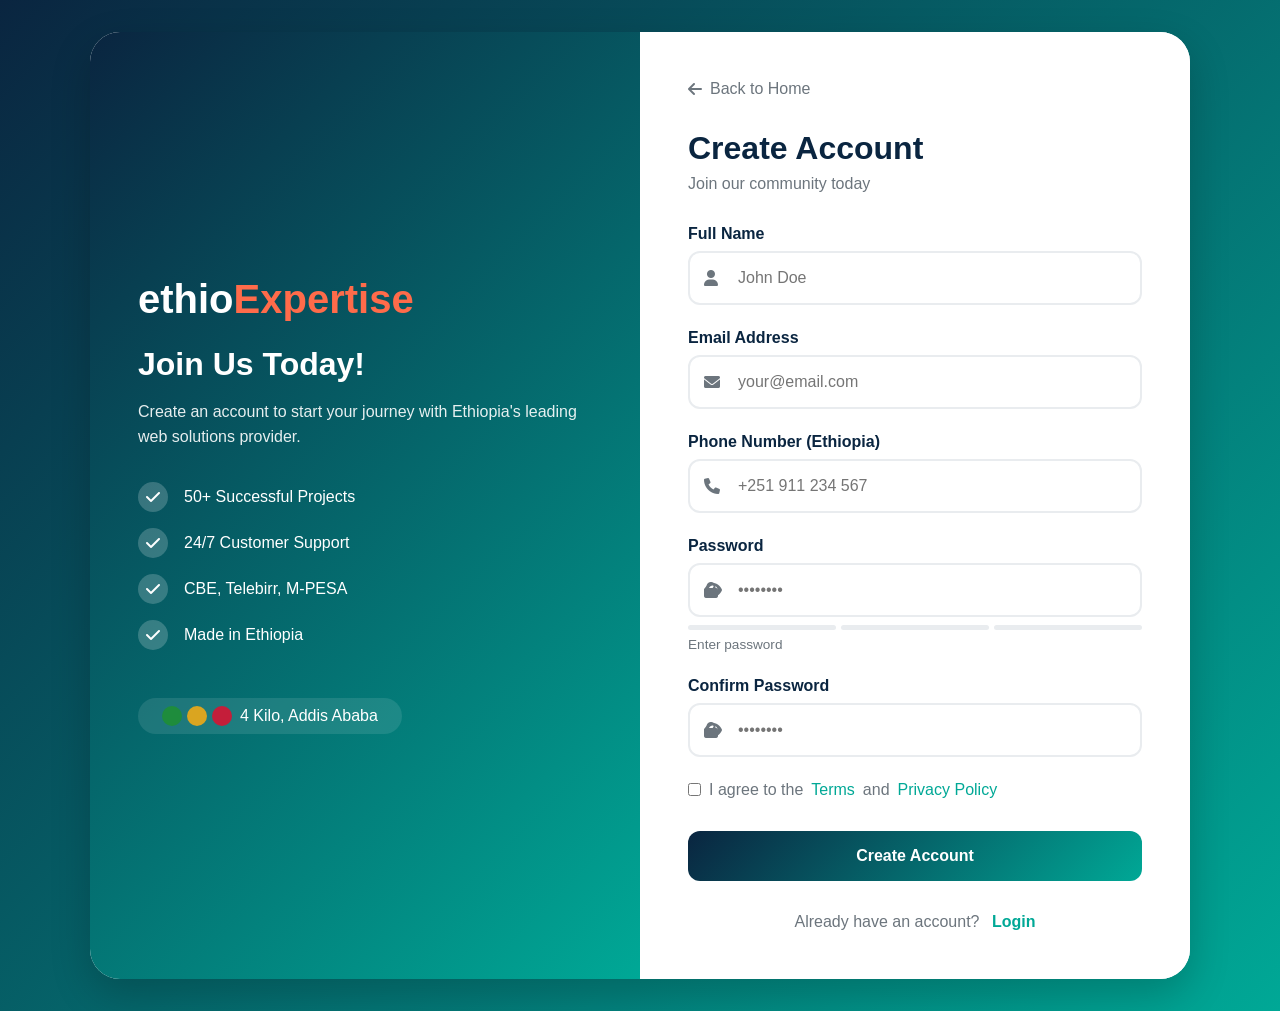
<file: signup.html>
<!DOCTYPE html>
<html lang="en">
<head>
    <meta charset="UTF-8">
    <meta name="viewport" content="width=device-width, initial-scale=1.0">
    <title>ethioExpertise - Sign Up | Addis Ababa</title>
    <link rel="stylesheet" href="https://cdnjs.cloudflare.com/ajax/libs/font-awesome/6.0.0/css/all.min.css">
    <style>
        /* ===== RESET & VARIABLES ===== */
        * {
            margin: 0;
            padding: 0;
            box-sizing: border-box;
        }

        :root {
            --primary: #0A2540;
            --secondary: #00A896;
            --accent: #FF6B4A;
            --light: #F8F9FA;
            --dark: #2D3E50;
            --white: #FFFFFF;
            --gray: #6C757D;
            --ethiopia-gold: #DAA520;
            --ethiopia-green: #1E8C3C;
            --ethiopia-red: #C41E3A;
            --gradient-1: linear-gradient(135deg, #0A2540, #00A896);
            --shadow-sm: 0 5px 20px rgba(0,0,0,0.1);
            --shadow-md: 0 8px 30px rgba(0,0,0,0.15);
            --shadow-lg: 0 15px 40px rgba(0,0,0,0.2);
            --transition: all 0.3s ease;
        }

        body {
            font-family: 'Segoe UI', Tahoma, Geneva, Verdana, sans-serif;
            min-height: 100vh;
            background: var(--gradient-1);
            display: flex;
            align-items: center;
            justify-content: center;
            padding: 2rem;
        }

        .container {
            width: 100%;
            max-width: 1100px;
        }

        .auth-card {
            background: var(--white);
            border-radius: 30px;
            box-shadow: var(--shadow-lg);
            overflow: hidden;
            display: grid;
            grid-template-columns: 1fr 1fr;
            animation: slideUp 0.5s ease;
        }

        @keyframes slideUp {
            from {
                opacity: 0;
                transform: translateY(30px);
            }
            to {
                opacity: 1;
                transform: translateY(0);
            }
        }

        /* Brand Side */
        .brand-side {
            background: var(--gradient-1);
            padding: 3rem;
            color: var(--white);
            display: flex;
            flex-direction: column;
            justify-content: center;
        }

        .brand-logo {
            font-size: 2.5rem;
            font-weight: 800;
            margin-bottom: 1.5rem;
        }

        .brand-logo span {
            color: var(--accent);
        }

        .brand-title {
            font-size: 2rem;
            font-weight: 700;
            margin-bottom: 1rem;
        }

        .brand-description {
            opacity: 0.9;
            margin-bottom: 2rem;
            line-height: 1.6;
        }

        .brand-features {
            list-style: none;
        }

        .brand-features li {
            display: flex;
            align-items: center;
            gap: 1rem;
            margin-bottom: 1rem;
        }

        .brand-features i {
            width: 30px;
            height: 30px;
            background: rgba(255,255,255,0.2);
            border-radius: 50%;
            display: flex;
            align-items: center;
            justify-content: center;
        }

        .ethiopia-badge {
            margin-top: 2rem;
            display: flex;
            align-items: center;
            gap: 0.5rem;
            background: rgba(255,255,255,0.1);
            padding: 0.5rem 1.5rem;
            border-radius: 50px;
            width: fit-content;
        }

        .flag-dots {
            display: flex;
            gap: 5px;
        }

        .flag-dot {
            width: 20px;
            height: 20px;
            border-radius: 50%;
        }

        .flag-dot.green { background: #1E8C3C; }
        .flag-dot.yellow { background: #DAA520; }
        .flag-dot.red { background: #C41E3A; }

        /* Forms Side */
        .forms-side {
            padding: 3rem;
            background: var(--white);
        }

        .back-home {
            display: inline-flex;
            align-items: center;
            gap: 0.5rem;
            color: var(--gray);
            text-decoration: none;
            margin-bottom: 2rem;
            transition: var(--transition);
        }

        .back-home:hover {
            color: var(--secondary);
        }

        .form-title {
            font-size: 2rem;
            color: var(--primary);
            margin-bottom: 0.5rem;
        }

        .form-subtitle {
            color: var(--gray);
            margin-bottom: 2rem;
        }

        .form-group {
            margin-bottom: 1.5rem;
        }

        .form-group label {
            display: block;
            margin-bottom: 0.5rem;
            font-weight: 600;
            color: var(--primary);
        }

        .input-wrapper {
            position: relative;
        }

        .input-wrapper i {
            position: absolute;
            left: 1rem;
            top: 50%;
            transform: translateY(-50%);
            color: var(--gray);
        }

        .input-wrapper input {
            width: 100%;
            padding: 1rem 1rem 1rem 3rem;
            border: 2px solid #e9ecef;
            border-radius: 12px;
            font-size: 1rem;
            transition: var(--transition);
        }

        .input-wrapper input:focus {
            outline: none;
            border-color: var(--secondary);
            box-shadow: 0 0 0 4px rgba(0,168,150,0.1);
        }

        .input-wrapper input.error {
            border-color: var(--accent);
        }

        .toggle-password {
            position: absolute;
            right: 1rem;
            top: 50%;
            transform: translateY(-50%);
            cursor: pointer;
            color: var(--gray);
        }

        .error-message {
            color: var(--accent);
            font-size: 0.85rem;
            margin-top: 0.3rem;
            display: block;
        }

        /* Password Strength */
        .password-strength {
            margin-top: 0.5rem;
        }

        .strength-bar {
            display: flex;
            gap: 0.3rem;
            margin-bottom: 0.3rem;
        }

        .strength-segment {
            height: 5px;
            flex: 1;
            background: #e9ecef;
            border-radius: 5px;
            transition: var(--transition);
        }

        .strength-segment.weak { background: var(--accent); }
        .strength-segment.medium { background: var(--ethiopia-gold); }
        .strength-segment.strong { background: var(--secondary); }

        .strength-text {
            font-size: 0.85rem;
            color: var(--gray);
        }

        .form-options {
            margin-bottom: 2rem;
        }

        .checkbox-label {
            display: flex;
            align-items: center;
            gap: 0.5rem;
            cursor: pointer;
            color: var(--gray);
        }

        .checkbox-label a {
            color: var(--secondary);
            text-decoration: none;
        }

        .submit-btn {
            width: 100%;
            padding: 1rem;
            background: var(--gradient-1);
            color: var(--white);
            border: none;
            border-radius: 12px;
            font-size: 1rem;
            font-weight: 600;
            cursor: pointer;
            transition: var(--transition);
        }

        .submit-btn:hover {
            transform: translateY(-2px);
            box-shadow: var(--shadow-md);
        }

        .login-prompt {
            text-align: center;
            margin-top: 2rem;
            color: var(--gray);
        }

        .login-prompt a {
            color: var(--secondary);
            text-decoration: none;
            font-weight: 600;
            margin-left: 0.5rem;
        }

        /* Loading Spinner */
        .loading-spinner {
            display: none;
            position: fixed;
            top: 50%;
            left: 50%;
            transform: translate(-50%, -50%);
            z-index: 2002;
        }

        .loading-spinner.active {
            display: block;
        }

        .spinner {
            width: 50px;
            height: 50px;
            border: 5px solid var(--light);
            border-top-color: var(--secondary);
            border-radius: 50%;
            animation: spin 1s linear infinite;
        }

        @keyframes spin {
            to { transform: rotate(360deg); }
        }

        /* Success Modal */
        .modal-overlay {
            display: none;
            position: fixed;
            top: 0;
            left: 0;
            right: 0;
            bottom: 0;
            background: rgba(0,0,0,0.5);
            z-index: 2000;
        }

        .success-modal {
            display: none;
            position: fixed;
            top: 50%;
            left: 50%;
            transform: translate(-50%, -50%);
            background: var(--white);
            padding: 2rem;
            border-radius: 20px;
            box-shadow: var(--shadow-lg);
            z-index: 2001;
            text-align: center;
            max-width: 400px;
            width: 90%;
        }

        .success-modal.active,
        .modal-overlay.active {
            display: block;
        }

        .success-icon {
            width: 70px;
            height: 70px;
            background: var(--gradient-1);
            border-radius: 50%;
            display: flex;
            align-items: center;
            justify-content: center;
            margin: 0 auto 1.5rem;
            font-size: 2rem;
            color: var(--white);
        }

        .success-modal h3 {
            font-size: 1.5rem;
            margin-bottom: 0.5rem;
            color: var(--primary);
        }

        .success-modal p {
            color: var(--gray);
            margin-bottom: 1.5rem;
        }

        .modal-btn {
            padding: 0.8rem 2rem;
            background: var(--gradient-1);
            color: var(--white);
            border: none;
            border-radius: 8px;
            font-size: 1rem;
            font-weight: 600;
            cursor: pointer;
        }

        @media (max-width: 768px) {
            .auth-card {
                grid-template-columns: 1fr;
            }
            
            .brand-side {
                display: none;
            }
        }
    </style>
</head>
<body>
    <!-- Loading Spinner -->
    <div class="loading-spinner" id="loadingSpinner">
        <div class="spinner"></div>
    </div>

    <!-- Success Modal -->
    <div class="modal-overlay" id="modalOverlay" onclick="closeModal()"></div>
    <div class="success-modal" id="successModal">
        <div class="success-icon">
            <i class="fas fa-check-circle"></i>
        </div>
        <h3 id="modalTitle">Account Created!</h3>
        <p id="modalMessage">Your account has been created successfully.</p>
        <button class="modal-btn" onclick="closeModal()">Continue</button>
    </div>

    <div class="container">
        <div class="auth-card">
            <!-- Brand Side -->
            <div class="brand-side">
                <div class="brand-logo">
                    ethio<span>Expertise</span>
                </div>
                <h2 class="brand-title">Join Us Today!</h2>
                <p class="brand-description">
                    Create an account to start your journey with Ethiopia's leading web solutions provider.
                </p>
                <ul class="brand-features">
                    <li><i class="fas fa-check"></i> 50+ Successful Projects</li>
                    <li><i class="fas fa-check"></i> 24/7 Customer Support</li>
                    <li><i class="fas fa-check"></i> CBE, Telebirr, M-PESA</li>
                    <li><i class="fas fa-check"></i> Made in Ethiopia</li>
                </ul>
                <div class="ethiopia-badge">
                    <div class="flag-dots">
                        <div class="flag-dot green"></div>
                        <div class="flag-dot yellow"></div>
                        <div class="flag-dot red"></div>
                    </div>
                    <span>4 Kilo, Addis Ababa</span>
                </div>
            </div>

            <!-- Forms Side -->
            <div class="forms-side">
                <a href="index.html" class="back-home">
                    <i class="fas fa-arrow-left"></i> Back to Home
                </a>

                <h2 class="form-title">Create Account</h2>
                <p class="form-subtitle">Join our community today</p>

                <form onsubmit="return handleSignup(event)">
                    <div class="form-group">
                        <label>Full Name</label>
                        <div class="input-wrapper">
                            <i class="fas fa-user"></i>
                            <input type="text" id="signupName" placeholder="John Doe" required>
                        </div>
                        <small class="error-message" id="signupNameError"></small>
                    </div>

                    <div class="form-group">
                        <label>Email Address</label>
                        <div class="input-wrapper">
                            <i class="fas fa-envelope"></i>
                            <input type="email" id="signupEmail" placeholder="your@email.com" required>
                        </div>
                        <small class="error-message" id="signupEmailError"></small>
                    </div>

                    <div class="form-group">
                        <label>Phone Number (Ethiopia)</label>
                        <div class="input-wrapper">
                            <i class="fas fa-phone"></i>
                            <input type="tel" id="signupPhone" placeholder="+251 911 234 567">
                        </div>
                    </div>

                    <div class="form-group">
                        <label>Password</label>
                        <div class="input-wrapper">
                            <i class="fas fa-lock"></i>
                            <input type="password" id="signupPassword" placeholder="••••••••" required onkeyup="checkPasswordStrength()">
                            <i class="fas fa-eye toggle-password" onclick="togglePassword('signupPassword')"></i>
                        </div>
                        <div class="password-strength" id="passwordStrength">
                            <div class="strength-bar">
                                <div class="strength-segment" id="strength1"></div>
                                <div class="strength-segment" id="strength2"></div>
                                <div class="strength-segment" id="strength3"></div>
                            </div>
                            <span class="strength-text" id="strengthText">Enter password</span>
                        </div>
                    </div>

                    <div class="form-group">
                        <label>Confirm Password</label>
                        <div class="input-wrapper">
                            <i class="fas fa-lock"></i>
                            <input type="password" id="confirmPassword" placeholder="••••••••" required>
                            <i class="fas fa-eye toggle-password" onclick="togglePassword('confirmPassword')"></i>
                        </div>
                        <small class="error-message" id="confirmPasswordError"></small>
                    </div>

                    <div class="form-options">
                        <label class="checkbox-label">
                            <input type="checkbox" id="termsCheckbox" required> I agree to the 
                            <a href="#">Terms</a> and <a href="#">Privacy Policy</a>
                        </label>
                    </div>

                    <button type="submit" class="submit-btn">Create Account</button>
                </form>

                <div class="login-prompt">
                    Already have an account?
                    <a href="login.html">Login</a>
                </div>
            </div>
        </div>
    </div>

    <script>
        // ===== TOGGLE PASSWORD VISIBILITY =====
        function togglePassword(inputId) {
            const input = document.getElementById(inputId);
            const icon = input.nextElementSibling;
            
            if (input.type === 'password') {
                input.type = 'text';
                icon.classList.remove('fa-eye');
                icon.classList.add('fa-eye-slash');
            } else {
                input.type = 'password';
                icon.classList.remove('fa-eye-slash');
                icon.classList.add('fa-eye');
            }
        }

        // ===== PASSWORD STRENGTH CHECKER =====
        function checkPasswordStrength() {
            const password = document.getElementById('signupPassword').value;
            const strength1 = document.getElementById('strength1');
            const strength2 = document.getElementById('strength2');
            const strength3 = document.getElementById('strength3');
            const strengthText = document.getElementById('strengthText');

            strength1.className = 'strength-segment';
            strength2.className = 'strength-segment';
            strength3.className = 'strength-segment';

            if (password.length === 0) {
                strengthText.textContent = 'Enter password';
                return;
            }

            let strength = 0;
            if (password.length >= 8) strength++;
            if (/\d/.test(password)) strength++;
            if (/[!@#$%^&*(),.?":{}|<>]/.test(password) || /[A-Z]/.test(password)) strength++;

            if (strength === 1) {
                strength1.classList.add('weak');
                strengthText.textContent = 'Weak password';
            } else if (strength === 2) {
                strength1.classList.add('medium');
                strength2.classList.add('medium');
                strengthText.textContent = 'Medium password';
            } else if (strength === 3) {
                strength1.classList.add('strong');
                strength2.classList.add('strong');
                strength3.classList.add('strong');
                strengthText.textContent = 'Strong password';
            }
        }

        // ===== EMAIL VALIDATION =====
        function validateEmail(email) {
            return email.match(/^[^\s@]+@[^\s@]+\.[^\s@]+$/);
        }

        // ===== ETHIOPIAN PHONE VALIDATION =====
        function validateEthiopianPhone(phone) {
            if (!phone) return true;
            const regex = /^(\+251|0)?9\d{8}$/;
            return regex.test(phone.replace(/\s/g, ''));
        }

        // ===== SHOW LOADING =====
        function showLoading() {
            document.getElementById('loadingSpinner').classList.add('active');
        }

        function hideLoading() {
            document.getElementById('loadingSpinner').classList.remove('active');
        }

        // ===== SHOW MODAL =====
        function showModal(title, message, redirectUrl = null) {
            document.getElementById('modalTitle').textContent = title;
            document.getElementById('modalMessage').textContent = message;
            document.getElementById('successModal').classList.add('active');
            document.getElementById('modalOverlay').classList.add('active');
            
            if (redirectUrl) {
                setTimeout(() => {
                    window.location.href = redirectUrl;
                }, 1500);
            }
        }

        function closeModal() {
            document.getElementById('successModal').classList.remove('active');
            document.getElementById('modalOverlay').classList.remove('active');
        }

        // ===== HANDLE SIGNUP =====
        function handleSignup(event) {
            event.preventDefault();

            const name = document.getElementById('signupName').value;
            const email = document.getElementById('signupEmail').value;
            const phone = document.getElementById('signupPhone').value;
            const password = document.getElementById('signupPassword').value;
            const confirmPassword = document.getElementById('confirmPassword').value;
            const terms = document.getElementById('termsCheckbox').checked;

            document.getElementById('signupNameError').textContent = '';
            document.getElementById('signupEmailError').textContent = '';
            document.getElementById('confirmPasswordError').textContent = '';

            let isValid = true;

            if (name.trim().length < 2) {
                document.getElementById('signupNameError').textContent = 'Please enter your full name';
                isValid = false;
            }

            if (!validateEmail(email)) {
                document.getElementById('signupEmailError').textContent = 'Please enter a valid email address';
                isValid = false;
            }

            if (!validateEthiopianPhone(phone)) {
                alert('Please enter a valid Ethiopian phone number (e.g., +251 911 234 567)');
                isValid = false;
            }

            if (password.length < 8) {
                alert('Password must be at least 8 characters long');
                isValid = false;
            }

            if (password !== confirmPassword) {
                document.getElementById('confirmPasswordError').textContent = 'Passwords do not match';
                isValid = false;
            }

            if (!terms) {
                alert('Please agree to the Terms and Privacy Policy');
                isValid = false;
            }

            if (isValid) {
                showLoading();
                
                setTimeout(() => {
                    hideLoading();
                    
                    localStorage.setItem('isLoggedIn', 'true');
                    localStorage.setItem('userEmail', email);
                    localStorage.setItem('userName', name);
                    
                    showModal('Account Created!', 'Your account has been created successfully. Redirecting to dashboard...', 'dashboard.html');
                }, 1500);
            }
            
            return false;
        }

        // ===== CHECK LOGIN STATUS =====
        function checkLoginStatus() {
            if (localStorage.getItem('isLoggedIn') === 'true') {
                window.location.href = 'dashboard.html';
            }
        }

        document.addEventListener('DOMContentLoaded', () => {
            checkLoginStatus();
        });

        document.addEventListener('keydown', (e) => {
            if (e.key === 'Escape') {
                closeModal();
            }
        });
    </script>
</body>
</html>
</file>
<file: css/style.css>
/* ===== RESET & BASE ===== */
* {
    margin: 0;
    padding: 0;
    box-sizing: border-box;
}

:root {
    --primary: #0A2540;
    --secondary: #00A896;
    --accent: #FF6B4A;
    --light: #F8F9FA;
    --dark: #2D3E50;
    --white: #FFFFFF;
    --gray: #6C757D;
    --light-gray: #E9ECEF;
    --shadow: 0 5px 20px rgba(0,0,0,0.1);
    --transition: all 0.3s ease;
}

body {
    font-family: 'Segoe UI', Tahoma, Geneva, Verdana, sans-serif;
    color: var(--dark);
    line-height: 1.6;
    overflow-x: hidden;
}

.container {
    width: 90%;
    max-width: 1200px;
    margin: 0 auto;
}

/* ===== TYPOGRAPHY ===== */
h1, h2, h3, h4 {
    font-weight: 700;
    line-height: 1.2;
}

h1 { font-size: 3rem; }
h2 { font-size: 2.5rem; margin-bottom: 1.5rem; }
h3 { font-size: 1.5rem; margin-bottom: 1rem; }

span {
    color: var(--secondary);
}

.section-header {
    text-align: center;
    margin-bottom: 3rem;
}

.section-header p {
    color: var(--gray);
    font-size: 1.1rem;
}

/* ===== BUTTONS ===== */
.btn {
    display: inline-block;
    padding: 0.75rem 1.5rem;
    border-radius: 5px;
    text-decoration: none;
    font-weight: 600;
    transition: var(--transition);
    cursor: pointer;
    border: none;
    font-size: 1rem;
}

.btn-primary {
    background: var(--secondary);
    color: var(--white);
}

.btn-primary:hover {
    background: #008f7a;
    transform: translateY(-2px);
}

.btn-outline {
    border: 2px solid var(--secondary);
    color: var(--secondary);
    background: transparent;
}

.btn-outline:hover {
    background: var(--secondary);
    color: var(--white);
}

.btn-large {
    padding: 1rem 2rem;
    font-size: 1.1rem;
}

.btn-block {
    width: 100%;
    text-align: center;
}

.btn-small {
    padding: 0.4rem 1rem;
    font-size: 0.9rem;
}

/* ===== NAVIGATION ===== */
.navbar {
    background: var(--primary);
    padding: 1rem 0;
    position: sticky;
    top: 0;
    z-index: 1000;
    box-shadow: var(--shadow);
}

.navbar .container {
    display: flex;
    justify-content: space-between;
    align-items: center;
}

.logo a {
    color: var(--white);
    text-decoration: none;
    font-size: 1.8rem;
    font-weight: 700;
}

.logo span {
    color: var(--secondary);
}

.nav-menu {
    display: flex;
    list-style: none;
    gap: 2rem;
}

.nav-menu a {
    color: var(--white);
    text-decoration: none;
    font-weight: 500;
    transition: var(--transition);
}

.nav-menu a:hover,
.nav-menu a.active {
    color: var(--secondary);
}

.nav-buttons {
    display: flex;
    gap: 1rem;
}

.hamburger {
    display: none;
    flex-direction: column;
    cursor: pointer;
}

.hamburger span {
    width: 25px;
    height: 3px;
    background: var(--white);
    margin: 2px 0;
    transition: var(--transition);
}

/* ===== HERO SECTION ===== */
.hero {
    padding: 4rem 0;
    background: linear-gradient(135deg, #f5f7fa 0%, #c3cfe2 100%);
}

.hero .container {
    display: grid;
    grid-template-columns: 1fr 1fr;
    gap: 4rem;
    align-items: center;
}

.hero-content h1 {
    margin-bottom: 1.5rem;
}

.hero-content p {
    font-size: 1.2rem;
    color: var(--gray);
    margin-bottom: 2rem;
}

.hero-buttons {
    display: flex;
    gap: 1rem;
}

.hero-image {
    position: relative;
    height: 400px;
}

.shape {
    width: 300px;
    height: 300px;
    background: linear-gradient(135deg, var(--secondary), var(--primary));
    border-radius: 30% 70% 70% 30% / 30% 30% 70% 70%;
    animation: float 6s ease-in-out infinite;
}

@keyframes float {
    0%, 100% { transform: translateY(0) rotate(0deg); }
    50% { transform: translateY(-20px) rotate(5deg); }
}

/* ===== SERVICES SECTION ===== */
.services {
    padding: 5rem 0;
    background: var(--white);
}

.services-grid {
    display: grid;
    grid-template-columns: repeat(auto-fit, minmax(250px, 1fr));
    gap: 2rem;
}

.service-card {
    background: var(--white);
    padding: 2rem;
    border-radius: 10px;
    box-shadow: var(--shadow);
    transition: var(--transition);
    text-align: center;
}

.service-card:hover {
    transform: translateY(-10px);
}

.service-card .icon {
    width: 70px;
    height: 70px;
    background: var(--secondary);
    color: var(--white);
    border-radius: 50%;
    display: flex;
    align-items: center;
    justify-content: center;
    margin: 0 auto 1.5rem;
    font-size: 1.8rem;
}

.service-card h3 {
    margin-bottom: 1rem;
}

.service-card p {
    color: var(--gray);
    margin-bottom: 1.5rem;
}

.read-more {
    color: var(--secondary);
    text-decoration: none;
    font-weight: 600;
    display: inline-flex;
    align-items: center;
    gap: 0.5rem;
}

/* ===== FEATURED PROJECTS ===== */
.featured-projects {
    padding: 5rem 0;
    background: var(--light);
}

.projects-grid {
    display: grid;
    grid-template-columns: repeat(auto-fit, minmax(300px, 1fr));
    gap: 2rem;
}

.project-card {
    height: 300px;
    border-radius: 10px;
    overflow: hidden;
    position: relative;
    cursor: pointer;
}

.project-image {
    width: 100%;
    height: 100%;
    position: relative;
}

.overlay {
    position: absolute;
    top: 0;
    left: 0;
    width: 100%;
    height: 100%;
    background: rgba(10, 37, 64, 0.9);
    display: flex;
    flex-direction: column;
    justify-content: center;
    align-items: center;
    color: var(--white);
    opacity: 0;
    transition: var(--transition);
    padding: 2rem;
    text-align: center;
}

.project-card:hover .overlay {
    opacity: 1;
}

/* ===== TESTIMONIALS ===== */
.testimonials {
    padding: 5rem 0;
    background: var(--white);
}

.testimonials-slider {
    max-width: 800px;
    margin: 0 auto;
    position: relative;
}

.testimonial-card {
    display: none;
    text-align: center;
    padding: 2rem;
}

.testimonial-card.active {
    display: block;
    animation: fadeIn 0.5s ease;
}

@keyframes fadeIn {
    from { opacity: 0; transform: translateY(20px); }
    to { opacity: 1; transform: translateY(0); }
}

.quote {
    font-size: 3rem;
    color: var(--secondary);
    margin-bottom: 1rem;
}

.testimonial-card p {
    font-size: 1.2rem;
    font-style: italic;
    margin-bottom: 2rem;
}

.client {
    display: flex;
    align-items: center;
    justify-content: center;
    gap: 1rem;
}

.client-avatar {
    width: 60px;
    height: 60px;
    background: var(--primary);
    color: var(--white);
    border-radius: 50%;
    display: flex;
    align-items: center;
    justify-content: center;
    font-weight: 700;
    font-size: 1.2rem;
}

.client-info h4 {
    margin-bottom: 0.2rem;
}

.client-info p {
    margin: 0;
    font-size: 0.9rem;
}

.slider-dots {
    text-align: center;
    margin-top: 2rem;
}

.dot {
    display: inline-block;
    width: 12px;
    height: 12px;
    background: var(--light-gray);
    border-radius: 50%;
    margin: 0 5px;
    cursor: pointer;
    transition: var(--transition);
}

.dot.active {
    background: var(--secondary);
    transform: scale(1.3);
}

/* ===== FOOTER ===== */
footer {
    background: var(--primary);
    color: var(--white);
    padding: 4rem 0 2rem;
}

.footer-content {
    display: grid;
    grid-template-columns: repeat(auto-fit, minmax(200px, 1fr));
    gap: 3rem;
    margin-bottom: 3rem;
}

.footer-section h3,
.footer-section h4 {
    color: var(--white);
    margin-bottom: 1.5rem;
}

.footer-section p {
    color: var(--light-gray);
    margin-bottom: 1.5rem;
}

.social-links {
    display: flex;
    gap: 1rem;
}

.social-links a {
    color: var(--white);
    font-size: 1.2rem;
    transition: var(--transition);
}

.social-links a:hover {
    color: var(--secondary);
    transform: translateY(-3px);
}

.footer-section ul {
    list-style: none;
}

.footer-section ul li {
    margin-bottom: 0.75rem;
}

.footer-section ul a {
    color: var(--light-gray);
    text-decoration: none;
    transition: var(--transition);
}

.footer-section ul a:hover {
    color: var(--secondary);
    padding-left: 5px;
}

.contact-info li {
    display: flex;
    align-items: center;
    gap: 0.75rem;
    color: var(--light-gray);
}

.footer-bottom {
    text-align: center;
    padding-top: 2rem;
    border-top: 1px solid rgba(255,255,255,0.1);
    color: var(--light-gray);
}

/* ===== AUTH PAGES (LOGIN/SIGNUP) ===== */
.auth-section {
    min-height: 80vh;
    display: flex;
    align-items: center;
    padding: 4rem 0;
    background: linear-gradient(135deg, #667eea 0%, #764ba2 100%);
}

.auth-container {
    max-width: 500px;
    margin: 0 auto;
    background: var(--white);
    border-radius: 10px;
    box-shadow: var(--shadow);
    overflow: hidden;
}

.auth-tabs {
    display: flex;
    border-bottom: 1px solid var(--light-gray);
}

.tab-btn {
    flex: 1;
    padding: 1rem;
    background: none;
    border: none;
    font-size: 1.1rem;
    font-weight: 600;
    cursor: pointer;
    transition: var(--transition);
}

.tab-btn.active {
    background: var(--secondary);
    color: var(--white);
}

.auth-form {
    padding: 2rem;
    display: none;
}

.auth-form.active {
    display: block;
}

.auth-form h2 {
    text-align: center;
    margin-bottom: 0.5rem;
}

.auth-form p {
    text-align: center;
    color: var(--gray);
    margin-bottom: 2rem;
}

.form-group {
    margin-bottom: 1.5rem;
}

.form-group label {
    display: block;
    margin-bottom: 0.5rem;
    font-weight: 500;
}

.form-group input,
.form-group textarea,
.form-group select {
    width: 100%;
    padding: 0.75rem;
    border: 1px solid var(--light-gray);
    border-radius: 5px;
    font-size: 1rem;
    transition: var(--transition);
}

.form-group input:focus,
.form-group textarea:focus {
    outline: none;
    border-color: var(--secondary);
}

.password-input {
    position: relative;
}

.toggle-password {
    position: absolute;
    right: 1rem;
    top: 50%;
    transform: translateY(-50%);
    cursor: pointer;
    color: var(--gray);
}

.form-options {
    display: flex;
    justify-content: space-between;
    align-items: center;
    margin-bottom: 1.5rem;
}

.checkbox {
    display: flex;
    align-items: center;
    gap: 0.5rem;
    cursor: pointer;
}

.forgot-link {
    color: var(--secondary);
    text-decoration: none;
}

.social-login {
    margin-top: 2rem;
    text-align: center;
}

.social-login p {
    margin-bottom: 1rem;
    position: relative;
}

.social-login p::before,
.social-login p::after {
    content: '';
    position: absolute;
    top: 50%;
    width: 30%;
    height: 1px;
    background: var(--light-gray);
}

.social-login p::before {
    left: 0;
}

.social-login p::after {
    right: 0;
}

.social-buttons {
    display: flex;
    gap: 1rem;
}

.social-btn {
    flex: 1;
    padding: 0.75rem;
    border-radius: 5px;
    text-decoration: none;
    color: var(--white);
    display: flex;
    align-items: center;
    justify-content: center;
    gap: 0.5rem;
    transition: var(--transition);
}

.social-btn.google { background: #DB4437; }
.social-btn.facebook { background: #4267B2; }
.social-btn.linkedin { background: #0077B5; }

.social-btn:hover {
    opacity: 0.9;
    transform: translateY(-2px);
}

/* ===== CONTACT PAGE ===== */
.page-header {
    background: linear-gradient(135deg, var(--primary), var(--dark));
    color: var(--white);
    padding: 4rem 0;
    text-align: center;
}

.page-header h1 {
    margin-bottom: 1rem;
}

.contact-section {
    padding: 5rem 0;
}

.contact-grid {
    display: grid;
    grid-template-columns: 1fr 1fr;
    gap: 3rem;
    margin-bottom: 3rem;
}

.contact-form {
    background: var(--white);
    padding: 2rem;
    border-radius: 10px;
    box-shadow: var(--shadow);
}

.contact-info .info-card {
    display: flex;
    align-items: center;
    gap: 1.5rem;
    padding: 1.5rem;
    background: var(--white);
    border-radius: 10px;
    margin-bottom: 1rem;
    box-shadow: var(--shadow);
}

.info-card i {
    font-size: 2rem;
    color: var(--secondary);
}

.info-card h3 {
    margin-bottom: 0.25rem;
}

.info-card p {
    color: var(--gray);
}

.social-info {
    margin-top: 2rem;
}

.social-info .social-links {
    gap: 1rem;
}

.social-info .social-links a {
    width: 40px;
    height: 40px;
    background: var(--secondary);
    color: var(--white);
    border-radius: 50%;
    display: flex;
    align-items: center;
    justify-content: center;
    font-size: 1.2rem;
}

.map-section {
    margin-top: 3rem;
}

.map-section h2 {
    margin-bottom: 1.5rem;
}

.map-container {
    border-radius: 10px;
    overflow: hidden;
    box-shadow: var(--shadow);
}

/* ===== FAQ SECTION ===== */
.faq {
    padding: 5rem 0;
    background: var(--light);
}

.faq-grid {
    max-width: 800px;
    margin: 0 auto;
}

.faq-item {
    background: var(--white);
    border-radius: 5px;
    margin-bottom: 1rem;
    box-shadow: var(--shadow);
    overflow: hidden;
}

.faq-question {
    padding: 1.5rem;
    display: flex;
    justify-content: space-between;
    align-items: center;
    cursor: pointer;
    transition: var(--transition);
}

.faq-question:hover {
    background: var(--light-gray);
}

.faq-question h3 {
    margin: 0;
}

.faq-answer {
    padding: 0 1.5rem;
    max-height: 0;
    overflow: hidden;
    transition: var(--transition);
}

.faq-item.active .faq-answer {
    padding: 1.5rem;
    max-height: 200px;
    border-top: 1px solid var(--light-gray);
}

.faq-item.active .fa-chevron-down {
    transform: rotate(180deg);
}

/* ===== DASHBOARD ===== */
.dashboard {
    padding: 3rem 0;
    background: var(--light);
    min-height: 80vh;
}

.dashboard-nav {
    background: var(--white);
    box-shadow: var(--shadow);
}

.dashboard-nav .logo a {
    color: var(--primary);
}

.welcome-user {
    display: flex;
    align-items: center;
    gap: 0.5rem;
    font-size: 1.1rem;
}

.welcome-user i {
    font-size: 2rem;
    color: var(--secondary);
}

.dashboard-grid {
    display: grid;
    grid-template-columns: 250px 1fr;
    gap: 2rem;
}

.dashboard-sidebar {
    background: var(--white);
    border-radius: 10px;
    padding: 1.5rem;
    box-shadow: var(--shadow);
}

.dashboard-sidebar ul {
    list-style: none;
}

.dashboard-sidebar li {
    padding: 1rem;
    border-radius: 5px;
    margin-bottom: 0.5rem;
    cursor: pointer;
    display: flex;
    align-items: center;
    gap: 0.75rem;
    transition: var(--transition);
}

.dashboard-sidebar li:hover,
.dashboard-sidebar li.active {
    background: var(--secondary);
    color: var(--white);
}

.badge {
    background: var(--accent);
    color: var(--white);
    padding: 0.25rem 0.5rem;
    border-radius: 3px;
    font-size: 0.75rem;
    margin-left: auto;
}

.dashboard-main {
    background: var(--white);
    border-radius: 10px;
    padding: 2rem;
    box-shadow: var(--shadow);
}

.dashboard-tab {
    display: none;
}

.dashboard-tab.active {
    display: block;
}

.stats-cards {
    display: grid;
    grid-template-columns: repeat(auto-fit, minmax(200px, 1fr));
    gap: 1.5rem;
    margin: 2rem 0;
}

.stat-card {
    background: var(--light);
    padding: 1.5rem;
    border-radius: 10px;
    display: flex;
    align-items: center;
    gap: 1rem;
}

.stat-card i {
    font-size: 2.5rem;
    color: var(--secondary);
}

.stat-card h3 {
    font-size: 2rem;
    margin-bottom: 0.25rem;
}

.recent-projects,
.recent-messages {
    margin-top: 2rem;
}

.project-item {
    display: flex;
    align-items: center;
    gap: 1rem;
    padding: 1rem;
    border-bottom: 1px solid var(--light-gray);
}

.project-info {
    flex: 1;
}

.project-info h4 {
    margin-bottom: 0.25rem;
}

.project-info p {
    color: var(--gray);
    font-size: 0.9rem;
}

.progress {
    flex: 1;
    height: 8px;
    background: var(--light-gray);
    border-radius: 4px;
    overflow: hidden;
}

.progress-bar {
    height: 100%;
    background: var(--secondary);
    color: white;
    font-size: 0.7rem;
    line-height: 8px;
    text-align: center;
}

.message-item {
    display: flex;
    align-items: center;
    gap: 1rem;
    padding: 1rem;
    border-bottom: 1px solid var(--light-gray);
}

.message-avatar {
    width: 40px;
    height: 40px;
    background: var(--primary);
    color: var(--white);
    border-radius: 50%;
    display: flex;
    align-items: center;
    justify-content: center;
    font-weight: 700;
}

.message-content {
    flex: 1;
}

.message-content h4 {
    margin-bottom: 0.25rem;
    font-size: 1rem;
}

.message-content small {
    color: var(--gray);
    margin-left: 0.5rem;
}

.message-content p {
    color: var(--gray);
    font-size: 0.9rem;
}

/* ===== RESPONSIVE DESIGN ===== */
@media (max-width: 992px) {
    h1 { font-size: 2.5rem; }
    h2 { font-size: 2rem; }
    
    .hero .container {
        grid-template-columns: 1fr;
        text-align: center;
    }
    
    .hero-buttons {
        justify-content: center;
    }
    
    .hero-image {
        display: none;
    }
}

@media (max-width: 768px) {
    .nav-menu,
    .nav-buttons {
        display: none;
    }
    
    .hamburger {
        display: flex;
    }
    
    .nav-menu.active {
        display: flex;
        flex-direction: column;
        position: absolute;
        top: 100%;
        left: 0;
        width: 100%;
        background: var(--primary);
        padding: 2rem;
        text-align: center;
    }
    
    .contact-grid {
        grid-template-columns: 1fr;
    }
    
    .dashboard-grid {
        grid-template-columns: 1fr;
    }
    
    .footer-content {
        grid-template-columns: 1fr;
        text-align: center;
    }
    
    .social-links {
        justify-content: center;
    }
}

@media (max-width: 576px) {
    h1 { font-size: 2rem; }
    h2 { font-size: 1.5rem; }
    
    .hero-buttons {
        flex-direction: column;
    }
    
    .services-grid {
        grid-template-columns: 1fr;
    }
}
/* ===== SERVICES PAGE ADDITIONAL STYLES ===== */

.services-overview {
    padding: 5rem 0;
    background: var(--white);
}

.services-intro {
    text-align: center;
    max-width: 800px;
    margin: 0 auto 4rem;
}

.services-intro p {
    font-size: 1.2rem;
    color: var(--gray);
}

.services-detailed-grid {
    display: flex;
    flex-direction: column;
    gap: 3rem;
}

.service-detailed-card {
    display: grid;
    grid-template-columns: 120px 1fr;
    gap: 2rem;
    padding: 2rem;
    background: var(--light);
    border-radius: 10px;
    transition: var(--transition);
}

.service-detailed-card:hover {
    transform: translateX(10px);
    box-shadow: var(--shadow);
}

.service-icon-large {
    width: 120px;
    height: 120px;
    background: var(--secondary);
    color: var(--white);
    border-radius: 50%;
    display: flex;
    align-items: center;
    justify-content: center;
    font-size: 3rem;
}

.service-tags {
    display: flex;
    flex-wrap: wrap;
    gap: 0.5rem;
    margin: 1rem 0;
}

.service-tags span {
    background: var(--primary);
    color: var(--white);
    padding: 0.25rem 1rem;
    border-radius: 20px;
    font-size: 0.9rem;
}

.service-features {
    list-style: none;
    margin: 1.5rem 0;
    display: grid;
    grid-template-columns: repeat(auto-fit, minmax(200px, 1fr));
    gap: 0.75rem;
}

.service-features li {
    display: flex;
    align-items: center;
    gap: 0.5rem;
    color: var(--gray);
}

.service-features i {
    color: var(--secondary);
    font-size: 0.9rem;
}

/* Process Section */
.process-section {
    padding: 5rem 0;
    background: var(--light);
}

.process-steps {
    display: grid;
    grid-template-columns: repeat(auto-fit, minmax(300px, 1fr));
    gap: 2rem;
    margin-top: 3rem;
}

.process-step {
    display: flex;
    align-items: flex-start;
    gap: 1.5rem;
    background: var(--white);
    padding: 2rem;
    border-radius: 10px;
    box-shadow: var(--shadow);
}

.step-number {
    width: 50px;
    height: 50px;
    background: var(--secondary);
    color: var(--white);
    border-radius: 50%;
    display: flex;
    align-items: center;
    justify-content: center;
    font-size: 1.5rem;
    font-weight: 700;
    flex-shrink: 0;
}

.step-content h3 {
    margin-bottom: 0.5rem;
}

.step-content p {
    color: var(--gray);
    margin: 0;
}

/* Pricing Section */
.pricing-section {
    padding: 5rem 0;
    background: var(--white);
}

.pricing-grid {
    display: grid;
    grid-template-columns: repeat(auto-fit, minmax(280px, 1fr));
    gap: 2rem;
    margin-top: 3rem;
}

.pricing-card {
    background: var(--white);
    border: 1px solid var(--light-gray);
    border-radius: 10px;
    padding: 2rem;
    text-align: center;
    transition: var(--transition);
    position: relative;
}

.pricing-card:hover {
    transform: translateY(-10px);
    box-shadow: var(--shadow);
    border-color: transparent;
}

.pricing-card.popular {
    border: 2px solid var(--secondary);
    transform: scale(1.05);
}

.popular-badge {
    position: absolute;
    top: -12px;
    left: 50%;
    transform: translateX(-50%);
    background: var(--secondary);
    color: var(--white);
    padding: 0.25rem 1rem;
    border-radius: 20px;
    font-size: 0.9rem;
    font-weight: 600;
}

.price {
    font-size: 3rem;
    font-weight: 700;
    color: var(--primary);
    margin: 1rem 0;
}

.price-period {
    color: var(--gray);
    margin-bottom: 1.5rem;
}

.price-features {
    list-style: none;
    margin: 2rem 0;
    text-align: left;
}

.price-features li {
    margin-bottom: 0.75rem;
    display: flex;
    align-items: center;
    gap: 0.5rem;
}

.price-features i {
    width: 20px;
}

.price-features .fa-check {
    color: var(--secondary);
}

.price-features .fa-times {
    color: var(--accent);
}

/* CTA Section */
.cta-section {
    padding: 5rem 0;
    background: linear-gradient(135deg, var(--primary), var(--dark));
    color: var(--white);
    text-align: center;
}

.cta-section h2 {
    color: var(--white);
    margin-bottom: 1rem;
}

.cta-section p {
    font-size: 1.2rem;
    margin-bottom: 2rem;
    opacity: 0.9;
}

.cta-section .btn {
    background: var(--white);
    color: var(--primary);
}

.cta-section .btn:hover {
    background: var(--secondary);
    color: var(--white);
}

/* Responsive for services page */
@media (max-width: 768px) {
    .service-detailed-card {
        grid-template-columns: 1fr;
        text-align: center;
    }
    
    .service-icon-large {
        margin: 0 auto;
    }
    
    .service-features {
        grid-template-columns: 1fr;
    }
    
    .pricing-card.popular {
        transform: scale(1);
    }
    
    .process-step {
        flex-direction: column;
        align-items: center;
        text-align: center;
    }
}
/* ===== PORTFOLIO PAGE ADDITIONAL STYLES ===== */

.portfolio-section {
    padding: 5rem 0;
    background: var(--white);
}

/* Filter Buttons */
.portfolio-filter {
    display: flex;
    justify-content: center;
    flex-wrap: wrap;
    gap: 1rem;
    margin-bottom: 3rem;
}

.filter-btn {
    padding: 0.75rem 1.5rem;
    border: 2px solid var(--light-gray);
    background: transparent;
    color: var(--dark);
    font-weight: 600;
    border-radius: 30px;
    cursor: pointer;
    transition: var(--transition);
}

.filter-btn:hover,
.filter-btn.active {
    background: var(--secondary);
    color: var(--white);
    border-color: var(--secondary);
}

/* Portfolio Grid */
.portfolio-grid {
    display: grid;
    grid-template-columns: repeat(auto-fill, minmax(350px, 1fr));
    gap: 2rem;
    margin-bottom: 3rem;
}

.portfolio-item {
    position: relative;
    border-radius: 10px;
    overflow: hidden;
    box-shadow: var(--shadow);
    transition: var(--transition);
}

.portfolio-item:hover {
    transform: translateY(-5px);
}

.portfolio-image {
    position: relative;
    width: 100%;
    height: 300px;
    overflow: hidden;
}

.portfolio-image img {
    width: 100%;
    height: 100%;
    object-fit: cover;
    transition: transform 0.5s ease;
}

.portfolio-item:hover .portfolio-image img {
    transform: scale(1.1);
}

.portfolio-overlay {
    position: absolute;
    top: 0;
    left: 0;
    width: 100%;
    height: 100%;
    background: rgba(10, 37, 64, 0.95);
    display: flex;
    flex-direction: column;
    justify-content: center;
    align-items: center;
    color: var(--white);
    opacity: 0;
    transition: var(--transition);
    padding: 2rem;
    text-align: center;
}

.portfolio-item:hover .portfolio-overlay {
    opacity: 1;
}

.portfolio-overlay h3 {
    color: var(--white);
    margin-bottom: 0.5rem;
    font-size: 1.5rem;
}

.portfolio-overlay p {
    color: var(--secondary);
    margin-bottom: 1.5rem;
    font-weight: 600;
}

.portfolio-links {
    display: flex;
    gap: 1rem;
}

.portfolio-links .btn {
    padding: 0.5rem 1rem;
    font-size: 0.9rem;
}

/* Featured Project */
.featured-project {
    padding: 5rem 0;
    background: var(--light);
}

.featured-card {
    display: grid;
    grid-template-columns: 1fr 1fr;
    gap: 3rem;
    background: var(--white);
    border-radius: 10px;
    overflow: hidden;
    box-shadow: var(--shadow);
}

.featured-image {
    height: 100%;
    min-height: 400px;
}

.featured-image img {
    width: 100%;
    height: 100%;
    object-fit: cover;
}

.featured-content {
    padding: 3rem;
}

.featured-tags {
    display: flex;
    flex-wrap: wrap;
    gap: 0.5rem;
    margin: 1rem 0;
}

.featured-tags span {
    background: var(--secondary);
    color: var(--white);
    padding: 0.25rem 1rem;
    border-radius: 20px;
    font-size: 0.9rem;
}

.featured-features {
    list-style: none;
    margin: 2rem 0;
    display: grid;
    grid-template-columns: repeat(auto-fit, minmax(200px, 1fr));
    gap: 1rem;
}

.featured-features li {
    display: flex;
    align-items: center;
    gap: 0.5rem;
    color: var(--gray);
}

.featured-features i {
    color: var(--secondary);
}

/* Project Stats */
.project-stats {
    padding: 4rem 0;
    background: var(--primary);
    color: var(--white);
}

.project-stats .stats-grid {
    display: grid;
    grid-template-columns: repeat(auto-fit, minmax(200px, 1fr));
    gap: 2rem;
    text-align: center;
}

.stat-box .stat-number {
    font-size: 3rem;
    font-weight: 700;
    color: var(--secondary);
    margin-bottom: 0.5rem;
}

.stat-box p {
    font-size: 1.1rem;
    opacity: 0.9;
}

/* Modal Styles */
.modal {
    display: none;
    position: fixed;
    z-index: 2000;
    left: 0;
    top: 0;
    width: 100%;
    height: 100%;
    background-color: rgba(0,0,0,0.8);
    overflow-y: auto;
}

.modal-content {
    background-color: var(--white);
    margin: 5% auto;
    padding: 2rem;
    border-radius: 10px;
    width: 80%;
    max-width: 800px;
    position: relative;
    animation: modalSlideIn 0.3s ease;
}

@keyframes modalSlideIn {
    from {
        transform: translateY(-50px);
        opacity: 0;
    }
    to {
        transform: translateY(0);
        opacity: 1;
    }
}

.close-modal {
    position: absolute;
    right: 1.5rem;
    top: 1rem;
    font-size: 2rem;
    font-weight: bold;
    color: var(--gray);
    cursor: pointer;
    transition: var(--transition);
}

.close-modal:hover {
    color: var(--accent);
}

.modal-body {
    margin-top: 1.5rem;
}

.modal-body img {
    width: 100%;
    border-radius: 10px;
    margin-bottom: 1.5rem;
}

.modal-body h2 {
    color: var(--primary);
    margin-bottom: 1rem;
}

.modal-info {
    display: grid;
    grid-template-columns: repeat(auto-fit, minmax(150px, 1fr));
    gap: 1rem;
    margin: 1.5rem 0;
    padding: 1.5rem;
    background: var(--light);
    border-radius: 10px;
}

.modal-info-item {
    text-align: center;
}

.modal-info-item i {
    font-size: 1.5rem;
    color: var(--secondary);
    margin-bottom: 0.5rem;
}

.modal-info-item h4 {
    font-size: 1rem;
    color: var(--gray);
    margin-bottom: 0.25rem;
}

.modal-info-item p {
    font-weight: 600;
    color: var(--primary);
}

/* Responsive for portfolio */
@media (max-width: 992px) {
    .featured-card {
        grid-template-columns: 1fr;
    }
    
    .featured-image {
        min-height: 300px;
    }
}

@media (max-width: 768px) {
    .portfolio-grid {
        grid-template-columns: repeat(auto-fill, minmax(280px, 1fr));
    }
    
    .portfolio-filter {
        flex-direction: column;
        align-items: stretch;
    }
    
    .filter-btn {
        width: 100%;
    }
    
    .modal-content {
        width: 95%;
        margin: 10% auto;
        padding: 1.5rem;
    }
}

@media (max-width: 576px) {
    .portfolio-links {
        flex-direction: column;
    }
    
    .featured-content {
        padding: 1.5rem;
    }
}
</file>
